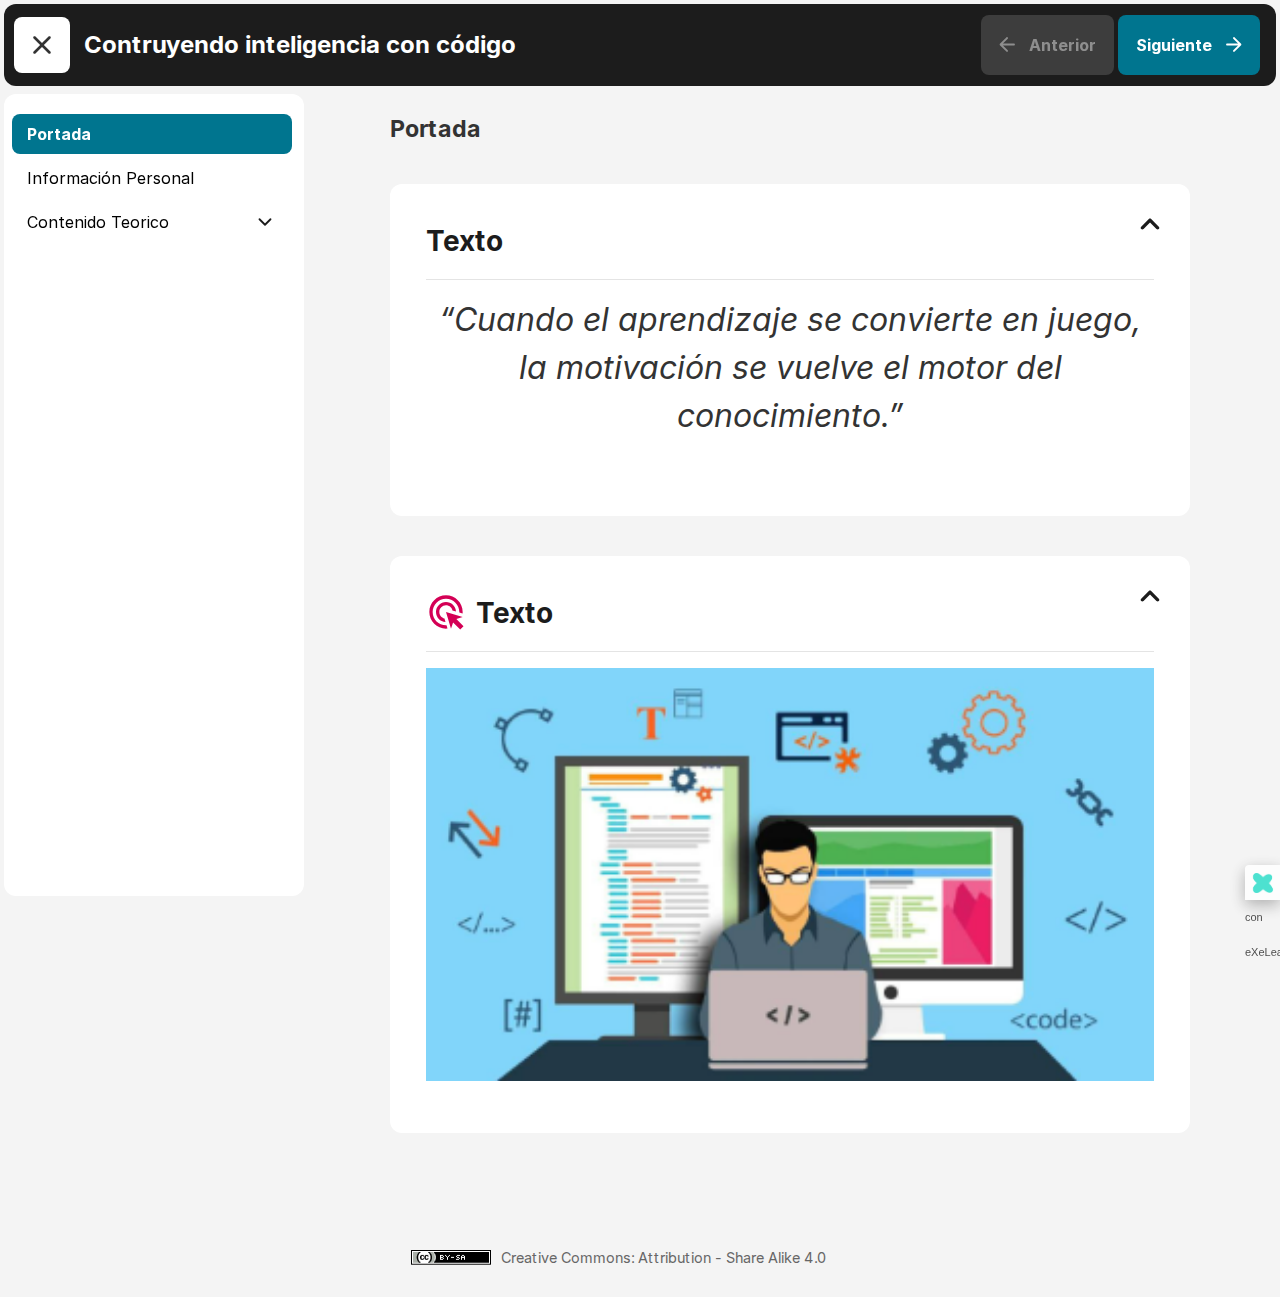
<file: index.html>
<!DOCTYPE html>
<html lang="es" id="exe-index">
<head>
<meta charset="utf-8">
<meta name="generator" content="eXeLearning v3.0.2">
<meta name="viewport" content="width=device-width, initial-scale=1">
<link rel="license" type="text/html" href="https://creativecommons.org/licenses/by-sa/4.0/">
<title>Contruyendo inteligencia con código</title>
<script>document.querySelector("html").classList.add("js");</script><script src="libs/jquery/jquery.min.js"> </script><script src="libs/common_i18n.js"> </script><script src="libs/common.js"> </script><script src="libs/exe_export.js"> </script><script src="libs/bootstrap/bootstrap.bundle.min.js"> </script><link rel="stylesheet" href="libs/bootstrap/bootstrap.min.css">
<script src="idevices/text/text.js"> </script><link rel="stylesheet" href="idevices/text/text.css">
<link rel="stylesheet" href="content/css/base.css">
<script src="theme/style.js"> </script><link rel="stylesheet" href="theme/style.css">
<link rel="icon" type="image/x-icon" href="libs/favicon.ico">
</head>
<body class="exe-export exe-web-site" lang="es">
<script>document.body.className+=" js"</script><div class="exe-content exe-export pre-js siteNav-hidden"> <nav id="siteNav"> <ul> <li class="active"> <a href="index.html" class="active main-node no-ch">Portada</a>
</li>
<li> <a href="html/informacion-personal.html" class="no-ch">Información Personal</a>
</li>
<li> <a href="html/contenido-teorico.html" class="daddy">Contenido Teorico</a><ul class="other-section"> <li> <a href="html/semana4-construyendo-inteligencia-con-codigo-operadores-y-variables.html" class="daddy">Semana:4 Construyendo inteligencia con código operadores y variables.</a><ul class="other-section"> <li> <a href="html/tema-1-bloques-operadores.html" class="daddy">Tema 1: Bloques Operadores</a><ul class="other-section"> <li> <a href="html/actividad.html" class="no-ch">Actividad</a>
</li>
<li> <a href="html/tema-2-bloques-de-variables.html" class="no-ch">Tema 2: Bloques de variables</a>
</li>
<li> <a href="html/actividad1.html" class="daddy">Actividad</a><ul class="other-section"> <li> <a href="html/reto.html" class="daddy">Reto</a><ul class="other-section"> <li> <a href="html/bibliografias.html" class="no-ch">Bibliografias </a>
</li>
</ul>
</li>
</ul>
</li>
</ul>
</li>
</ul>
</li>
</ul>
</li>
</ul></nav><main id="20260128031019GAYMIZ" class="page"> <header id="header-20260128031019GAYMIZ" class="main-header"> <div class="package-header"><h1 class="package-title">Contruyendo inteligencia con código</h1></div>
<div class="page-header"><h2 class="page-title">Portada</h2></div></header><div id="page-content-20260128031019GAYMIZ" class="page-content"> <article id="20260128031019VMABKB" class="box"> <header class="box-head no-icon"> <h1 class="box-title">Texto</h1>
<button class="box-toggle box-toggle-on" title="Ocultar/Mostrar contenido"> <span>Ocultar/Mostrar contenido</span></button></header><div class="box-content"> <div id="20260127212802629DGQ" class="idevice_node text" data-idevice-path="idevices/text/" data-idevice-type="text" data-idevice-component-type="json"><div class="exe-text-template"><div class="textIdeviceContent">
            <div class="exe-text-activity">
                <div><p style="text-align: center;"><em><span style="font-size: 24pt;">“Cuando el aprendizaje se convierte en juego, la motivación se vuelve el motor del conocimiento.”</span></em><br>&nbsp;</p><p class="clearfix"></p></div>
            </div></div></div></div>
</div></article><article id="20260128031019IFCBYJ" class="box"> <header class="box-head"> <div class="box-icon exe-icon"> <img src="theme/icons/ads_click.svg" alt="">
</div>
<h1 class="box-title">Texto</h1>
<button class="box-toggle box-toggle-on" title="Ocultar/Mostrar contenido"> <span>Ocultar/Mostrar contenido</span></button></header><div class="box-content"> <div id="202601272155114251YA" class="idevice_node text" data-idevice-path="idevices/text/" data-idevice-type="text" data-idevice-component-type="json"><div class="exe-text-template"><div class="textIdeviceContent">
            <div class="exe-text-activity">
                <div><p><img src="content/resources/202601272155114251YA/mceclip23.png" width="745" height="423"></p><p class="clearfix"></p></div>
            </div></div></div></div>
</div></article>
</div></main><div class="nav-buttons"> <span class="nav-button nav-button-left" aria-hidden="true"> <span>Anterior</span></span><a href="html/informacion-personal.html" title="Siguiente" class="nav-button nav-button-right"> <span>Siguiente</span></a>
</div>
<footer id="siteFooter"><div id="siteFooterContent"> <div id="packageLicense" class="cc cc-by-sa"> <p> <span class="license-label">Licencia: </span><a href="https://creativecommons.org/licenses/by-sa/4.0/" class="license">creative commons: attribution - share alike 4.0</a></p>
</div>
</div></footer>
</div>
<p id="made-with-eXe"> <a href="https://exelearning.net/" target="_blank" rel="noopener"> <span>Creado con eXeLearning <span>(nueva ventana)</span></span></a></p>
</body>
</html>
</file>
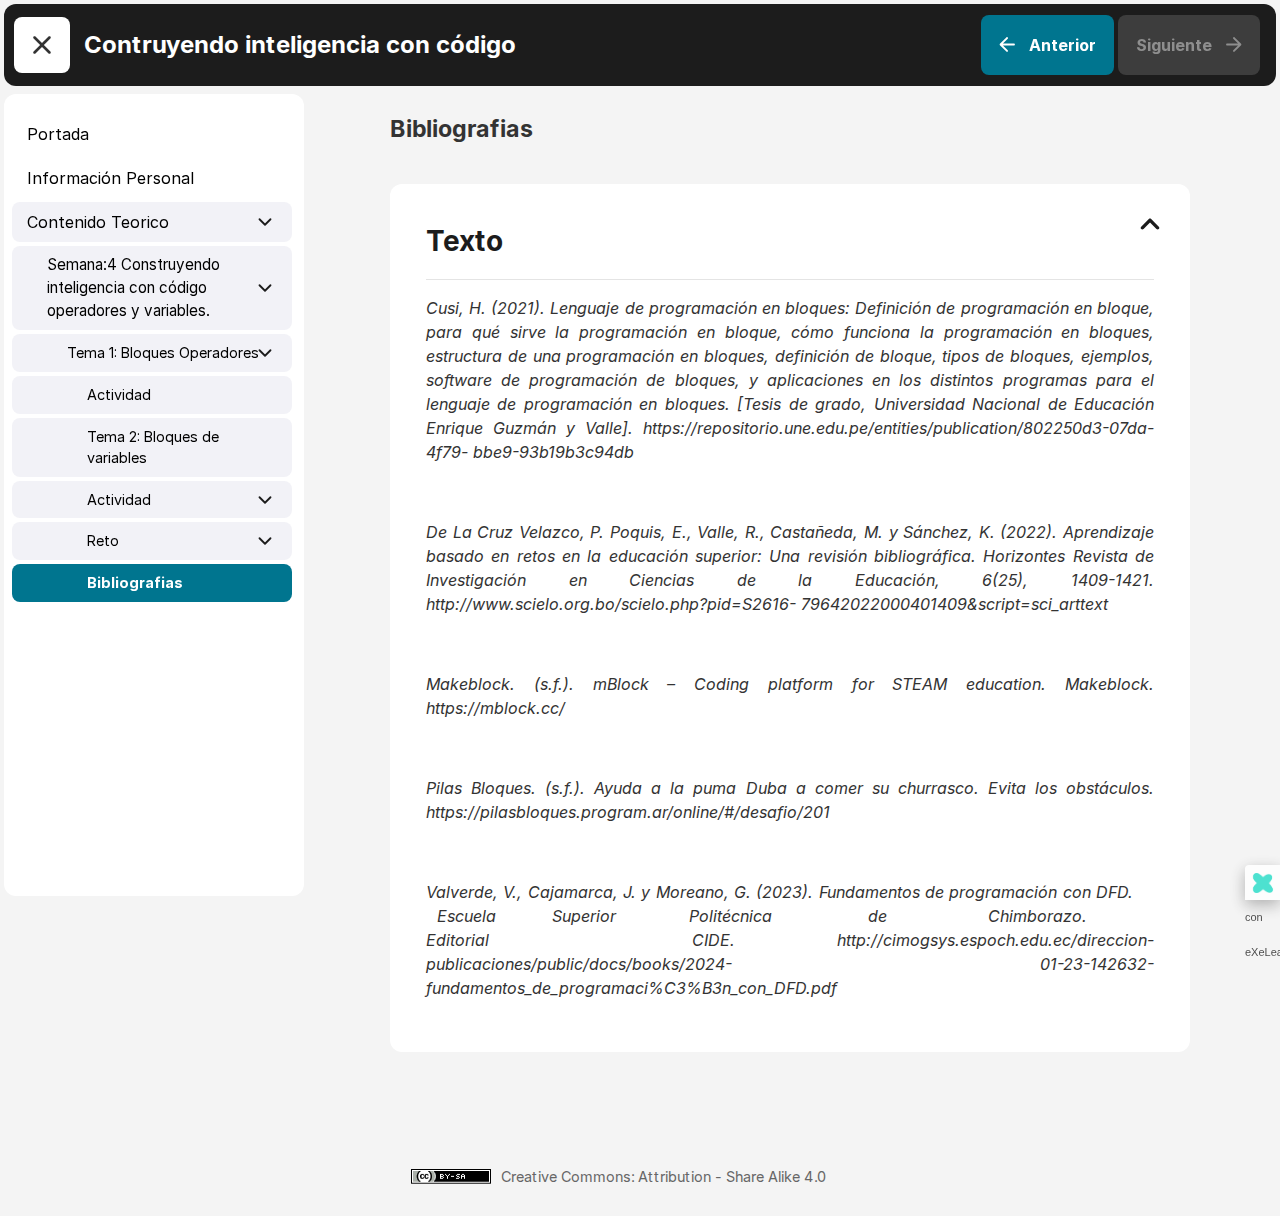
<file: html/bibliografias.html>
<!DOCTYPE html>
<html lang="es" id="exe-node-20260128031019IHHWHK">
<head>
<meta charset="utf-8">
<meta name="generator" content="eXeLearning v3.0.2">
<meta name="viewport" content="width=device-width, initial-scale=1">
<link rel="license" type="text/html" href="https://creativecommons.org/licenses/by-sa/4.0/">
<title>Bibliografias  | Contruyendo inteligencia con código</title>
<script>document.querySelector("html").classList.add("js");</script><script src="../libs/jquery/jquery.min.js"> </script><script src="../libs/common_i18n.js"> </script><script src="../libs/common.js"> </script><script src="../libs/exe_export.js"> </script><script src="../libs/bootstrap/bootstrap.bundle.min.js"> </script><link rel="stylesheet" href="../libs/bootstrap/bootstrap.min.css">
<script src="../idevices/text/text.js"> </script><link rel="stylesheet" href="../idevices/text/text.css">
<link rel="stylesheet" href="../content/css/base.css">
<script src="../theme/style.js"> </script><link rel="stylesheet" href="../theme/style.css">
<link rel="icon" type="image/x-icon" href="../libs/favicon.ico">
</head>
<body class="exe-export exe-web-site" lang="es">
<script>document.body.className+=" js"</script><div class="exe-content exe-export pre-js siteNav-hidden"> <nav id="siteNav"> <ul> <li> <a href="../index.html" class="main-node no-ch">Portada</a>
</li>
<li> <a href="../html/informacion-personal.html" class="no-ch">Información Personal</a>
</li>
<li class="current-page-parent"> <a href="../html/contenido-teorico.html" class="daddy">Contenido Teorico</a><ul> <li class="current-page-parent"> <a href="../html/semana4-construyendo-inteligencia-con-codigo-operadores-y-variables.html" class="daddy">Semana:4 Construyendo inteligencia con código operadores y variables.</a><ul> <li class="current-page-parent"> <a href="../html/tema-1-bloques-operadores.html" class="daddy">Tema 1: Bloques Operadores</a><ul> <li> <a href="../html/actividad.html" class="no-ch">Actividad</a>
</li>
<li> <a href="../html/tema-2-bloques-de-variables.html" class="no-ch">Tema 2: Bloques de variables</a>
</li>
<li class="current-page-parent"> <a href="../html/actividad1.html" class="daddy">Actividad</a><ul> <li class="current-page-parent"> <a href="../html/reto.html" class="daddy">Reto</a><ul> <li class="active"> <a href="../html/bibliografias.html" class="active no-ch">Bibliografias </a>
</li>
</ul>
</li>
</ul>
</li>
</ul>
</li>
</ul>
</li>
</ul>
</li>
</ul></nav><main id="20260128031019IHHWHK" class="page"> <header id="header-20260128031019IHHWHK" class="main-header"> <div class="package-header"><h1 class="package-title">Contruyendo inteligencia con código</h1></div>
<div class="page-header"><h2 class="page-title">Bibliografias </h2></div></header><div id="page-content-20260128031019IHHWHK" class="page-content"> <article id="20260128031019EYSIOK" class="box"> <header class="box-head no-icon"> <h1 class="box-title">Texto</h1>
<button class="box-toggle box-toggle-on" title="Ocultar/Mostrar contenido"> <span>Ocultar/Mostrar contenido</span></button></header><div class="box-content"> <div id="20260127212950061WUE" class="idevice_node text" data-idevice-path="../idevices/text/" data-idevice-type="text" data-idevice-component-type="json"><div class="exe-text-template"><div class="textIdeviceContent">
            <div class="exe-text-activity">
                <div><p style="text-align: justify;"><em>Cusi, H. (2021). Lenguaje de programación en bloques: Definición de programación en bloque, para qué sirve la programación en bloque, cómo funciona la programación en bloques, estructura de una programación en bloques, definición de bloque, tipos de bloques, ejemplos, software de programación de bloques, y aplicaciones en los distintos programas para el lenguaje de programación en bloques. [Tesis de grado, Universidad Nacional de Educación Enrique Guzmán y Valle]. https://repositorio.une.edu.pe/entities/publication/802250d3-07da-4f79- bbe9-93b19b3c94db</em></p>
<p style="text-align: justify;"><em>&nbsp;</em></p>
<p style="text-align: justify;"><em>De La Cruz Velazco, P. Poquis, E., Valle, R., Castañeda, M. y Sánchez, K. (2022). Aprendizaje basado en retos en la educación superior: Una revisión bibliográfica. Horizontes Revista de Investigación en Ciencias de la Educación, 6(25), 1409-1421. http://www.scielo.org.bo/scielo.php?pid=S2616- 79642022000401409&script=sci_arttext</em></p>
<p style="text-align: justify;"><em>&nbsp;</em></p>
<p style="text-align: justify;"><em>Makeblock. (s.f.). mBlock – Coding platform for STEAM education. Makeblock. https://mblock.cc/</em></p>
<p style="text-align: justify;"><em>&nbsp;</em></p>
<p style="text-align: justify;"><em>Pilas Bloques. (s.f.). Ayuda a la puma Duba a comer su churrasco. Evita los obstáculos. https://pilasbloques.program.ar/online/#/desafio/201</em></p>
<p style="text-align: justify;"><em>&nbsp;</em></p>
<p style="text-align: justify;"><em>Valverde, V., Cajamarca, J. y Moreano, G. (2023). Fundamentos de programación con DFD. &nbsp; &nbsp; &nbsp; Escuela &nbsp; &nbsp; &nbsp; &nbsp; &nbsp;Superior &nbsp; &nbsp; &nbsp; &nbsp; &nbsp; &nbsp; Politécnica &nbsp; &nbsp; &nbsp; &nbsp; &nbsp; &nbsp; &nbsp; &nbsp; de &nbsp; &nbsp; &nbsp; &nbsp; &nbsp; &nbsp; &nbsp; &nbsp; &nbsp;Chimborazo. &nbsp; &nbsp; &nbsp; &nbsp; &nbsp; &nbsp; Editorial &nbsp;CIDE. http://cimogsys.espoch.edu.ec/direccion-publicaciones/public/docs/books/2024- 01-23-142632-fundamentos_de_programaci%C3%B3n_con_DFD.pdf</em></p><p class="clearfix"></p></div>
            </div></div></div></div>
</div></article>
</div></main><div class="nav-buttons"> <a href="../html/reto.html" title="Anterior" class="nav-button nav-button-left"> <span>Anterior</span></a><span class="nav-button nav-button-right" aria-hidden="true"> <span>Siguiente</span></span>
</div>
<footer id="siteFooter"><div id="siteFooterContent"> <div id="packageLicense" class="cc cc-by-sa"> <p> <span class="license-label">Licencia: </span><a href="https://creativecommons.org/licenses/by-sa/4.0/" class="license">creative commons: attribution - share alike 4.0</a></p>
</div>
</div></footer>
</div>
<p id="made-with-eXe"> <a href="https://exelearning.net/" target="_blank" rel="noopener"> <span>Creado con eXeLearning <span>(nueva ventana)</span></span></a></p>
</body>
</html>
</file>
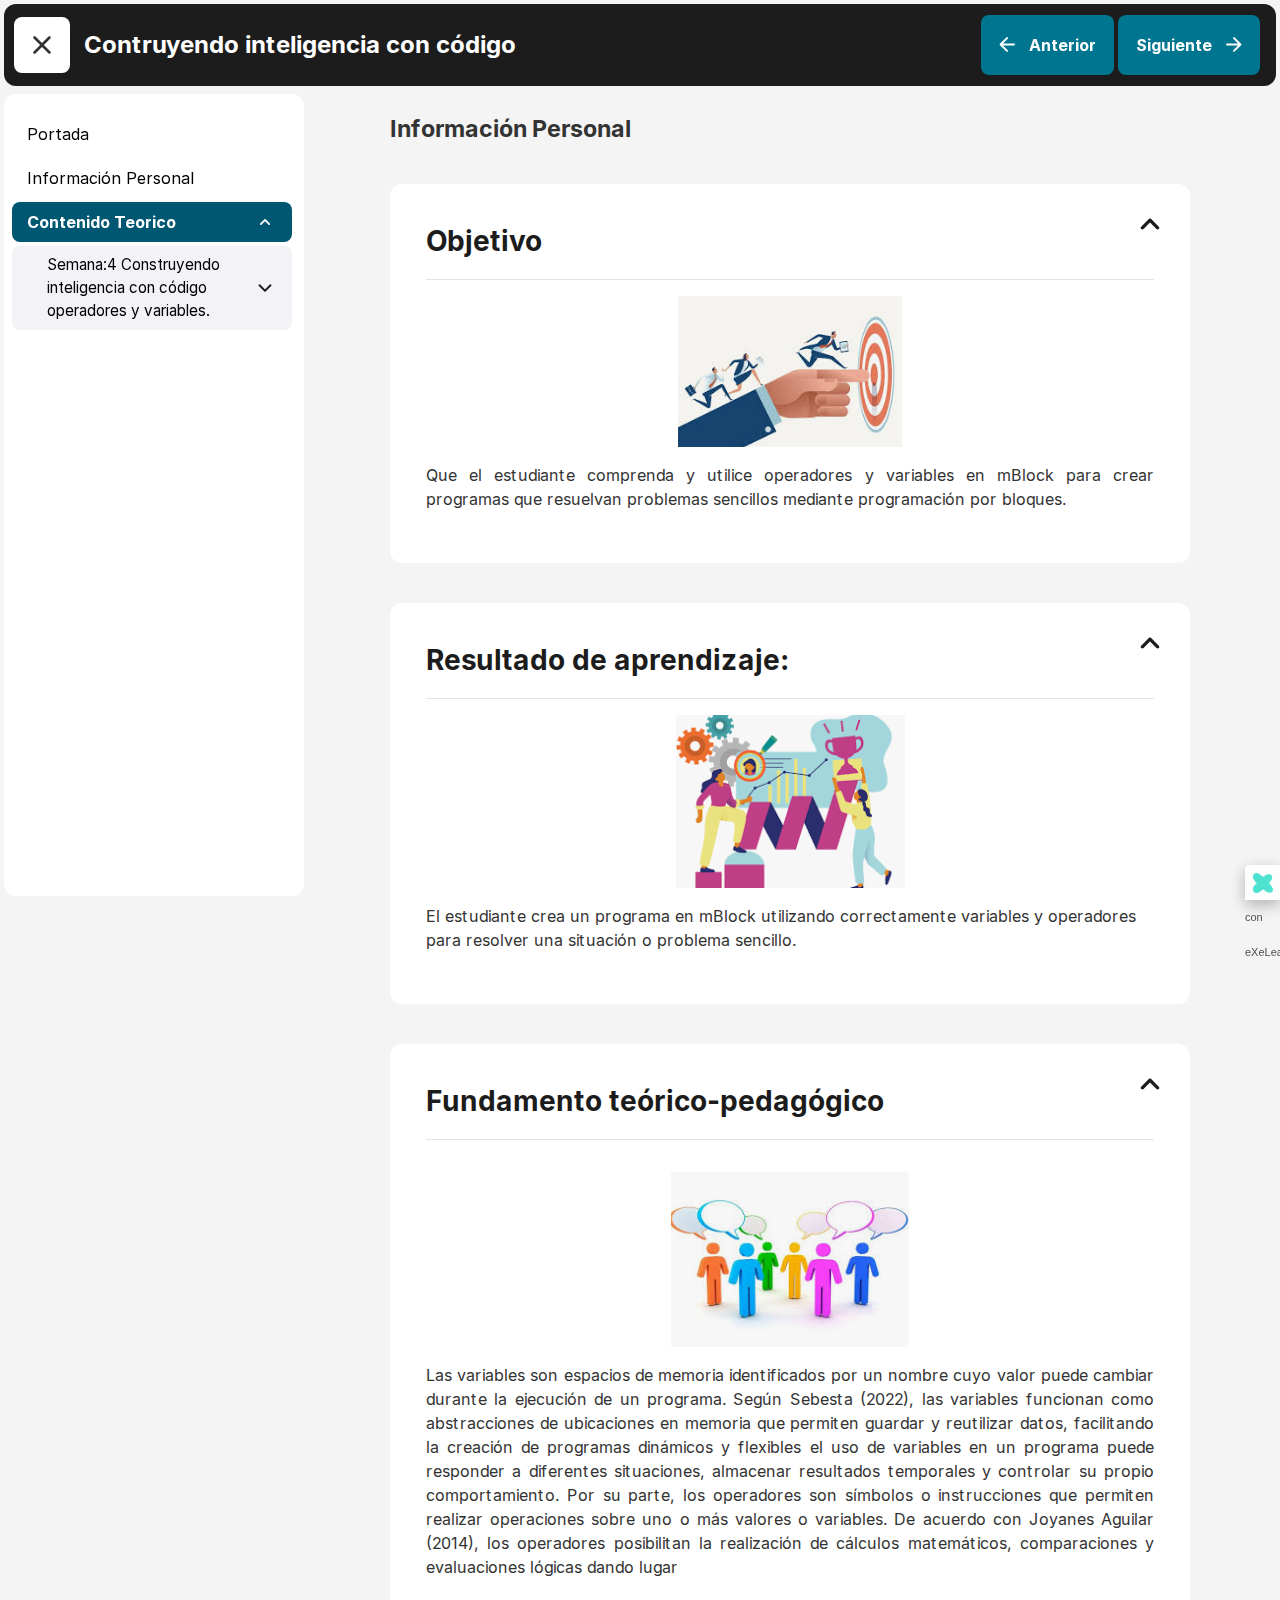
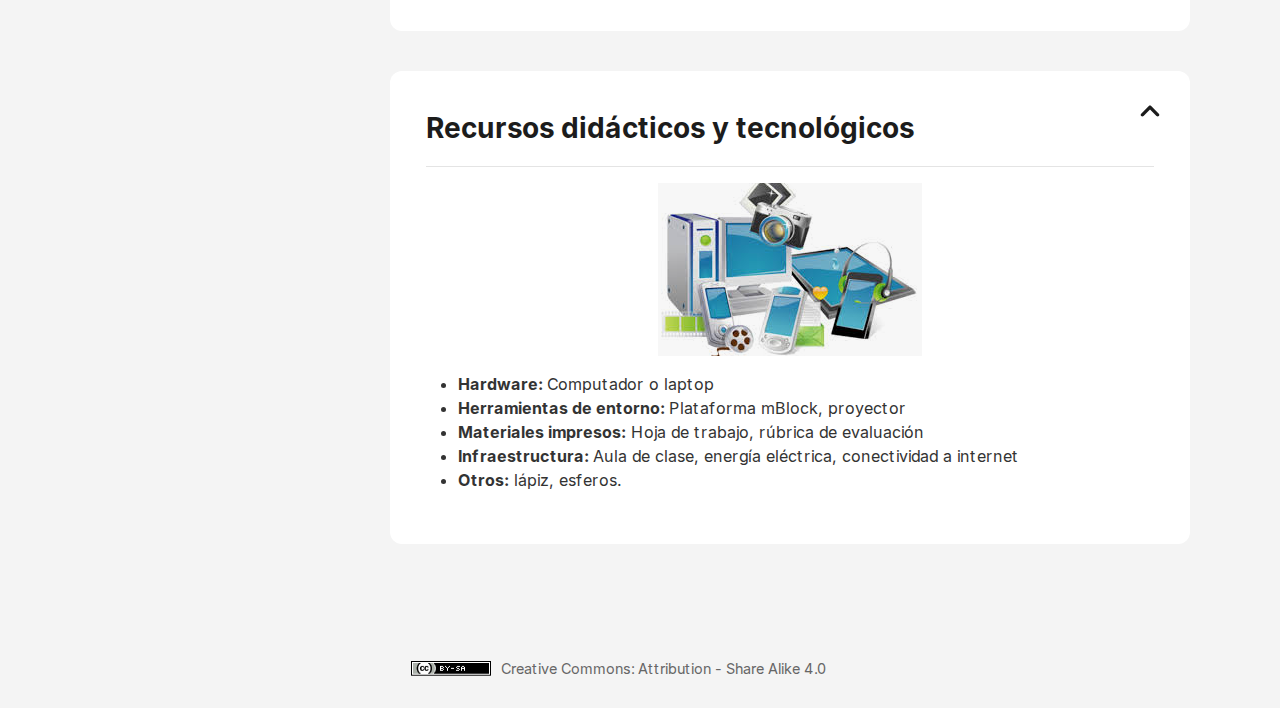
<file: html/contenido-teorico.html>
<!DOCTYPE html>
<html lang="es" id="exe-node-20260128031019QSLLCC">
<head>
<meta charset="utf-8">
<meta name="generator" content="eXeLearning v3.0.2">
<meta name="viewport" content="width=device-width, initial-scale=1">
<link rel="license" type="text/html" href="https://creativecommons.org/licenses/by-sa/4.0/">
<title>Información Personal | Contruyendo inteligencia con código</title>
<script>document.querySelector("html").classList.add("js");</script><script src="../libs/jquery/jquery.min.js"> </script><script src="../libs/common_i18n.js"> </script><script src="../libs/common.js"> </script><script src="../libs/exe_export.js"> </script><script src="../libs/bootstrap/bootstrap.bundle.min.js"> </script><link rel="stylesheet" href="../libs/bootstrap/bootstrap.min.css">
<script src="../idevices/text/text.js"> </script><link rel="stylesheet" href="../idevices/text/text.css">
<link rel="stylesheet" href="../content/css/base.css">
<script src="../theme/style.js"> </script><link rel="stylesheet" href="../theme/style.css">
<link rel="icon" type="image/x-icon" href="../libs/favicon.ico">
</head>
<body class="exe-export exe-web-site" lang="es">
<script>document.body.className+=" js"</script><div class="exe-content exe-export pre-js siteNav-hidden"> <nav id="siteNav"> <ul> <li> <a href="../index.html" class="main-node no-ch">Portada</a>
</li>
<li> <a href="../html/informacion-personal.html" class="no-ch">Información Personal</a>
</li>
<li class="active"> <a href="../html/contenido-teorico.html" class="active daddy">Contenido Teorico</a><ul> <li> <a href="../html/semana4-construyendo-inteligencia-con-codigo-operadores-y-variables.html" class="daddy">Semana:4 Construyendo inteligencia con código operadores y variables.</a><ul class="other-section"> <li> <a href="../html/tema-1-bloques-operadores.html" class="daddy">Tema 1: Bloques Operadores</a><ul class="other-section"> <li> <a href="../html/actividad.html" class="no-ch">Actividad</a>
</li>
<li> <a href="../html/tema-2-bloques-de-variables.html" class="no-ch">Tema 2: Bloques de variables</a>
</li>
<li> <a href="../html/actividad1.html" class="daddy">Actividad</a><ul class="other-section"> <li> <a href="../html/reto.html" class="daddy">Reto</a><ul class="other-section"> <li> <a href="../html/bibliografias.html" class="no-ch">Bibliografias </a>
</li>
</ul>
</li>
</ul>
</li>
</ul>
</li>
</ul>
</li>
</ul>
</li>
</ul></nav><main id="20260128031019QSLLCC" class="page"> <header id="header-20260128031019QSLLCC" class="main-header"> <div class="package-header"><h1 class="package-title">Contruyendo inteligencia con código</h1></div>
<div class="page-header"><h2 class="page-title">Información Personal</h2></div></header><div id="page-content-20260128031019QSLLCC" class="page-content"> <article id="20260128031019JNYHYE" class="box"> <header class="box-head no-icon"> <h1 class="box-title">Objetivo</h1>
<button class="box-toggle box-toggle-on" title="Ocultar/Mostrar contenido"> <span>Ocultar/Mostrar contenido</span></button></header><div class="box-content"> <div id="20260127201041733WAL" class="idevice_node text" data-idevice-path="../idevices/text/" data-idevice-type="text" data-idevice-component-type="json"><div class="exe-text-template"><div class="textIdeviceContent">
            <div class="exe-text-activity">
                <div><p><img src="../content/resources/20260127201041733WAL/mceclip0.png" style="display: block; margin-left: auto; margin-right: auto;"></p>
<p style="text-align: justify;">Que el estudiante comprenda y utilice operadores y variables en mBlock para crear programas que resuelvan problemas sencillos mediante programación por bloques.</p><p class="clearfix"></p></div>
            </div></div></div></div>
</div></article><article id="20260128031019UDKQJC" class="box"> <header class="box-head no-icon"> <h1 class="box-title">Resultado de aprendizaje:</h1>
<button class="box-toggle box-toggle-on" title="Ocultar/Mostrar contenido"> <span>Ocultar/Mostrar contenido</span></button></header><div class="box-content"> <div id="20260127201205301GP5" class="idevice_node text" data-idevice-path="../idevices/text/" data-idevice-type="text" data-idevice-component-type="json"><div class="exe-text-template"><div class="textIdeviceContent">
            <div class="exe-text-activity">
                <div><p><img src="../content/resources/20260127201205301GP5/mceclip1.png" style="display: block; margin-left: auto; margin-right: auto;"></p>
<p>El estudiante crea un programa en mBlock utilizando correctamente variables y operadores para resolver una situación o problema sencillo.</p><p class="clearfix"></p></div>
            </div></div></div></div>
</div></article><article id="20260128031019NFWBIX" class="box"> <header class="box-head no-icon"> <h1 class="box-title">Fundamento teórico-pedagógico</h1>
<button class="box-toggle box-toggle-on" title="Ocultar/Mostrar contenido"> <span>Ocultar/Mostrar contenido</span></button></header><div class="box-content"> <div id="20260127201332216L14" class="idevice_node text" data-idevice-path="../idevices/text/" data-idevice-type="text" data-idevice-component-type="json"><div class="exe-text-template"><div class="textIdeviceContent">
            <div class="exe-text-activity">
                <div><p style="text-align: justify;"></p>
<p><img src="../content/resources/20260127201332216L14/mceclip2.png" style="display: block; margin-left: auto; margin-right: auto;"></p>
<p style="text-align: justify;">Las variables son espacios de memoria identificados por un nombre cuyo valor puede cambiar durante la ejecución de un programa. Según Sebesta (2022), las variables funcionan como abstracciones de ubicaciones en memoria que permiten guardar y reutilizar datos, facilitando la creación de programas dinámicos y flexibles el uso de variables en un programa puede responder a diferentes situaciones, almacenar resultados temporales y controlar su propio comportamiento. Por su parte, los operadores son símbolos o instrucciones que permiten realizar operaciones sobre uno o más valores o variables. De acuerdo con Joyanes Aguilar (2014), los operadores posibilitan la realización de cálculos matemáticos, comparaciones y evaluaciones lógicas dando lugar</p><p class="clearfix"></p></div>
            </div></div></div></div>
</div></article><article id="20260128031019ZSHBTX" class="box"> <header class="box-head no-icon"> <h1 class="box-title">Recursos didácticos y tecnológicos</h1>
<button class="box-toggle box-toggle-on" title="Ocultar/Mostrar contenido"> <span>Ocultar/Mostrar contenido</span></button></header><div class="box-content"> <div id="20260127201634702TJG" class="idevice_node text" data-idevice-path="../idevices/text/" data-idevice-type="text" data-idevice-component-type="json"><div class="exe-text-template"><div class="textIdeviceContent">
            <div class="exe-text-activity">
                <div><p><strong><img src="../content/resources/20260127201634702TJG/mceclip3.png" style="display: block; margin-left: auto; margin-right: auto;"></strong></p>
<ul>
<li><strong>Hardware: </strong>Computador o laptop<br><strong></strong></li>
<li><strong>Herramientas de entorno: </strong>Plataforma mBlock, proyector<br><strong></strong></li>
<li><strong>Materiales impresos:</strong> Hoja de trabajo, rúbrica de evaluación<br><strong></strong></li>
<li><strong>Infraestructura: </strong>Aula de clase, energía eléctrica, conectividad a internet<br><strong></strong></li>
<li><strong>Otros:</strong> lápiz, esferos.</li>
</ul><p class="clearfix"></p></div>
            </div></div></div></div>
</div></article>
</div></main><div class="nav-buttons"> <a href="../html/informacion-personal.html" title="Anterior" class="nav-button nav-button-left"> <span>Anterior</span></a><a href="../html/semana4-construyendo-inteligencia-con-codigo-operadores-y-variables.html" title="Siguiente" class="nav-button nav-button-right"> <span>Siguiente</span></a>
</div>
<footer id="siteFooter"><div id="siteFooterContent"> <div id="packageLicense" class="cc cc-by-sa"> <p> <span class="license-label">Licencia: </span><a href="https://creativecommons.org/licenses/by-sa/4.0/" class="license">creative commons: attribution - share alike 4.0</a></p>
</div>
</div></footer>
</div>
<p id="made-with-eXe"> <a href="https://exelearning.net/" target="_blank" rel="noopener"> <span>Creado con eXeLearning <span>(nueva ventana)</span></span></a></p>
</body>
</html>
</file>
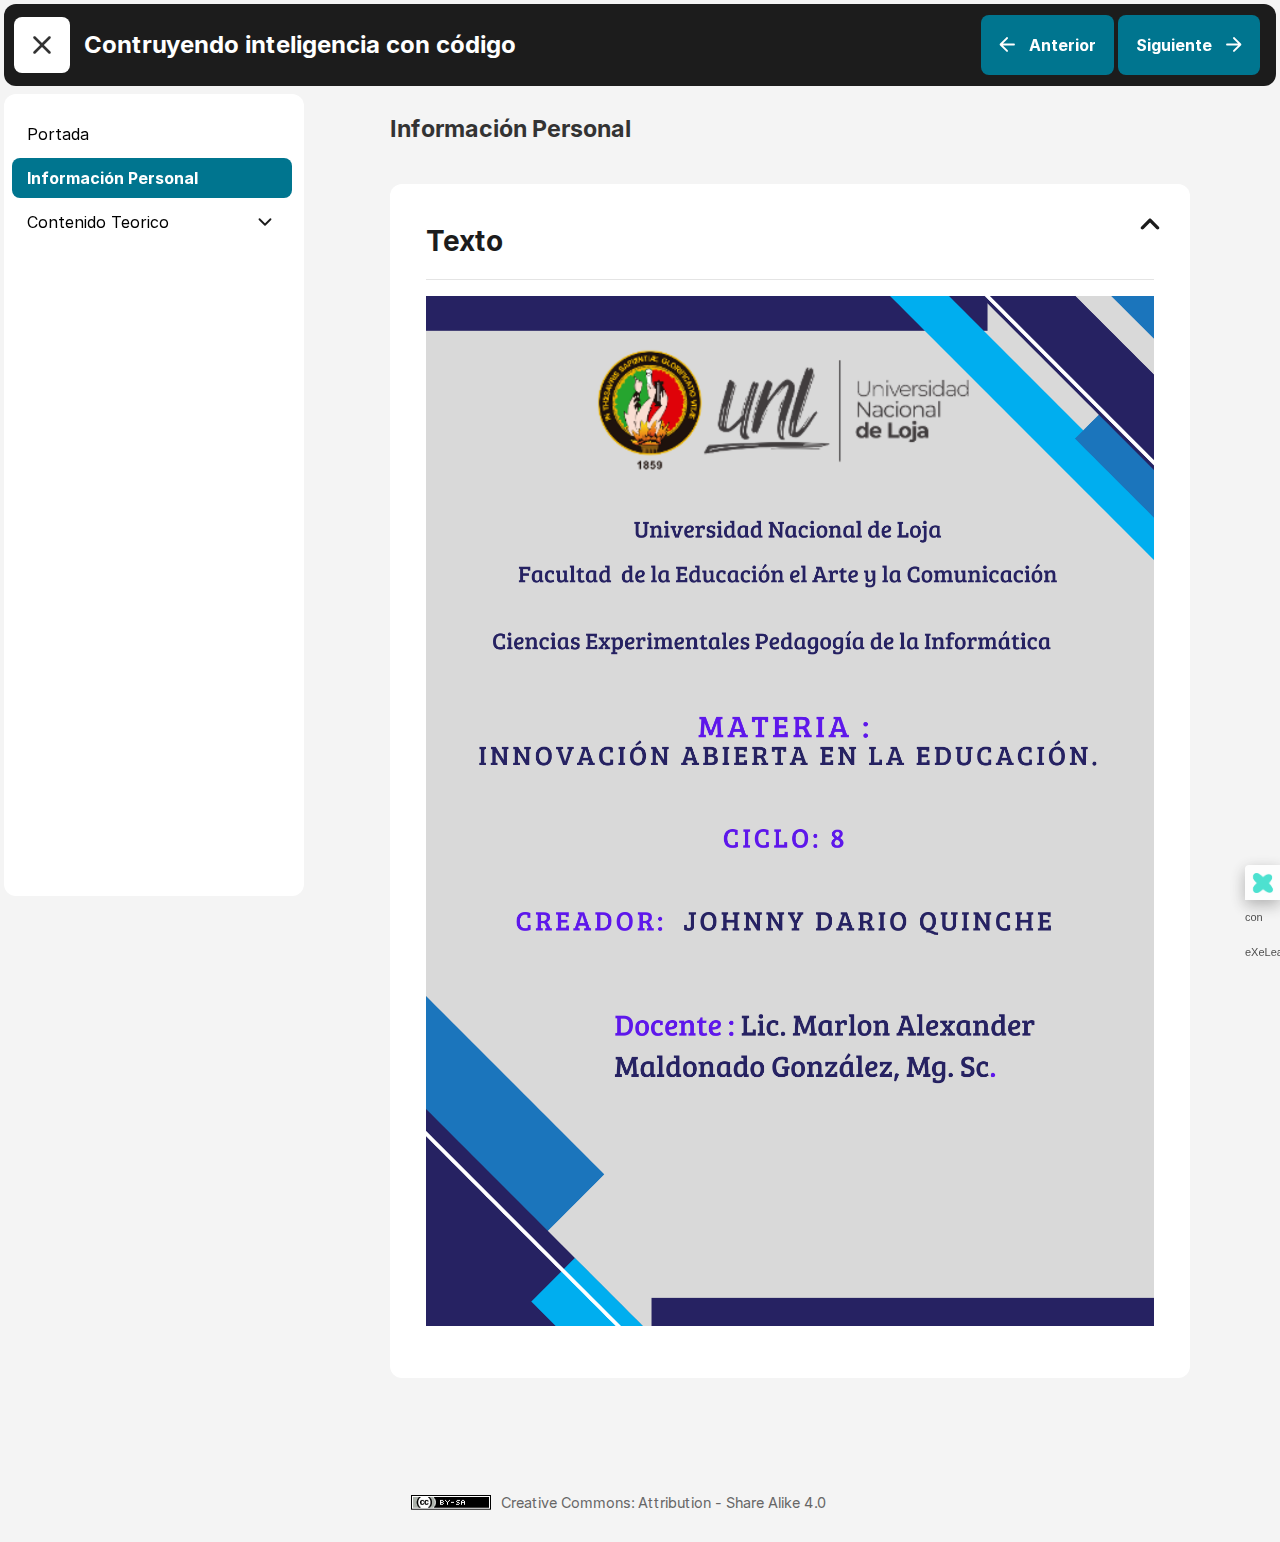
<file: html/informacion-personal.html>
<!DOCTYPE html>
<html lang="es" id="exe-node-20260128031019TZVRDB">
<head>
<meta charset="utf-8">
<meta name="generator" content="eXeLearning v3.0.2">
<meta name="viewport" content="width=device-width, initial-scale=1">
<link rel="license" type="text/html" href="https://creativecommons.org/licenses/by-sa/4.0/">
<title>Información Personal | Contruyendo inteligencia con código</title>
<script>document.querySelector("html").classList.add("js");</script><script src="../libs/jquery/jquery.min.js"> </script><script src="../libs/common_i18n.js"> </script><script src="../libs/common.js"> </script><script src="../libs/exe_export.js"> </script><script src="../libs/bootstrap/bootstrap.bundle.min.js"> </script><link rel="stylesheet" href="../libs/bootstrap/bootstrap.min.css">
<script src="../idevices/text/text.js"> </script><link rel="stylesheet" href="../idevices/text/text.css">
<link rel="stylesheet" href="../content/css/base.css">
<script src="../theme/style.js"> </script><link rel="stylesheet" href="../theme/style.css">
<link rel="icon" type="image/x-icon" href="../libs/favicon.ico">
</head>
<body class="exe-export exe-web-site" lang="es">
<script>document.body.className+=" js"</script><div class="exe-content exe-export pre-js siteNav-hidden"> <nav id="siteNav"> <ul> <li> <a href="../index.html" class="main-node no-ch">Portada</a>
</li>
<li class="active"> <a href="../html/informacion-personal.html" class="active no-ch">Información Personal</a>
</li>
<li> <a href="../html/contenido-teorico.html" class="daddy">Contenido Teorico</a><ul class="other-section"> <li> <a href="../html/semana4-construyendo-inteligencia-con-codigo-operadores-y-variables.html" class="daddy">Semana:4 Construyendo inteligencia con código operadores y variables.</a><ul class="other-section"> <li> <a href="../html/tema-1-bloques-operadores.html" class="daddy">Tema 1: Bloques Operadores</a><ul class="other-section"> <li> <a href="../html/actividad.html" class="no-ch">Actividad</a>
</li>
<li> <a href="../html/tema-2-bloques-de-variables.html" class="no-ch">Tema 2: Bloques de variables</a>
</li>
<li> <a href="../html/actividad1.html" class="daddy">Actividad</a><ul class="other-section"> <li> <a href="../html/reto.html" class="daddy">Reto</a><ul class="other-section"> <li> <a href="../html/bibliografias.html" class="no-ch">Bibliografias </a>
</li>
</ul>
</li>
</ul>
</li>
</ul>
</li>
</ul>
</li>
</ul>
</li>
</ul></nav><main id="20260128031019TZVRDB" class="page"> <header id="header-20260128031019TZVRDB" class="main-header"> <div class="package-header"><h1 class="package-title">Contruyendo inteligencia con código</h1></div>
<div class="page-header"><h2 class="page-title">Información Personal</h2></div></header><div id="page-content-20260128031019TZVRDB" class="page-content"> <article id="20260128031019ASVQIP" class="box"> <header class="box-head no-icon"> <h1 class="box-title">Texto</h1>
<button class="box-toggle box-toggle-on" title="Ocultar/Mostrar contenido"> <span>Ocultar/Mostrar contenido</span></button></header><div class="box-content"> <div id="20260127220653112XP5" class="idevice_node text" data-idevice-path="../idevices/text/" data-idevice-type="text" data-idevice-component-type="json"><div class="exe-text-template"><div class="textIdeviceContent">
            <div class="exe-text-activity">
                <div><p><img src="../content/resources/20260127220653112XP5/Documento_A4_Portada_Informe_Moderno_Azul_y_Blanco_1.png" width="1366" height="1932" alt=""></p><p class="clearfix"></p></div>
            </div></div></div></div>
</div></article>
</div></main><div class="nav-buttons"> <a href="../index.html" title="Anterior" class="nav-button nav-button-left"> <span>Anterior</span></a><a href="../html/contenido-teorico.html" title="Siguiente" class="nav-button nav-button-right"> <span>Siguiente</span></a>
</div>
<footer id="siteFooter"><div id="siteFooterContent"> <div id="packageLicense" class="cc cc-by-sa"> <p> <span class="license-label">Licencia: </span><a href="https://creativecommons.org/licenses/by-sa/4.0/" class="license">creative commons: attribution - share alike 4.0</a></p>
</div>
</div></footer>
</div>
<p id="made-with-eXe"> <a href="https://exelearning.net/" target="_blank" rel="noopener"> <span>Creado con eXeLearning <span>(nueva ventana)</span></span></a></p>
</body>
</html>
</file>
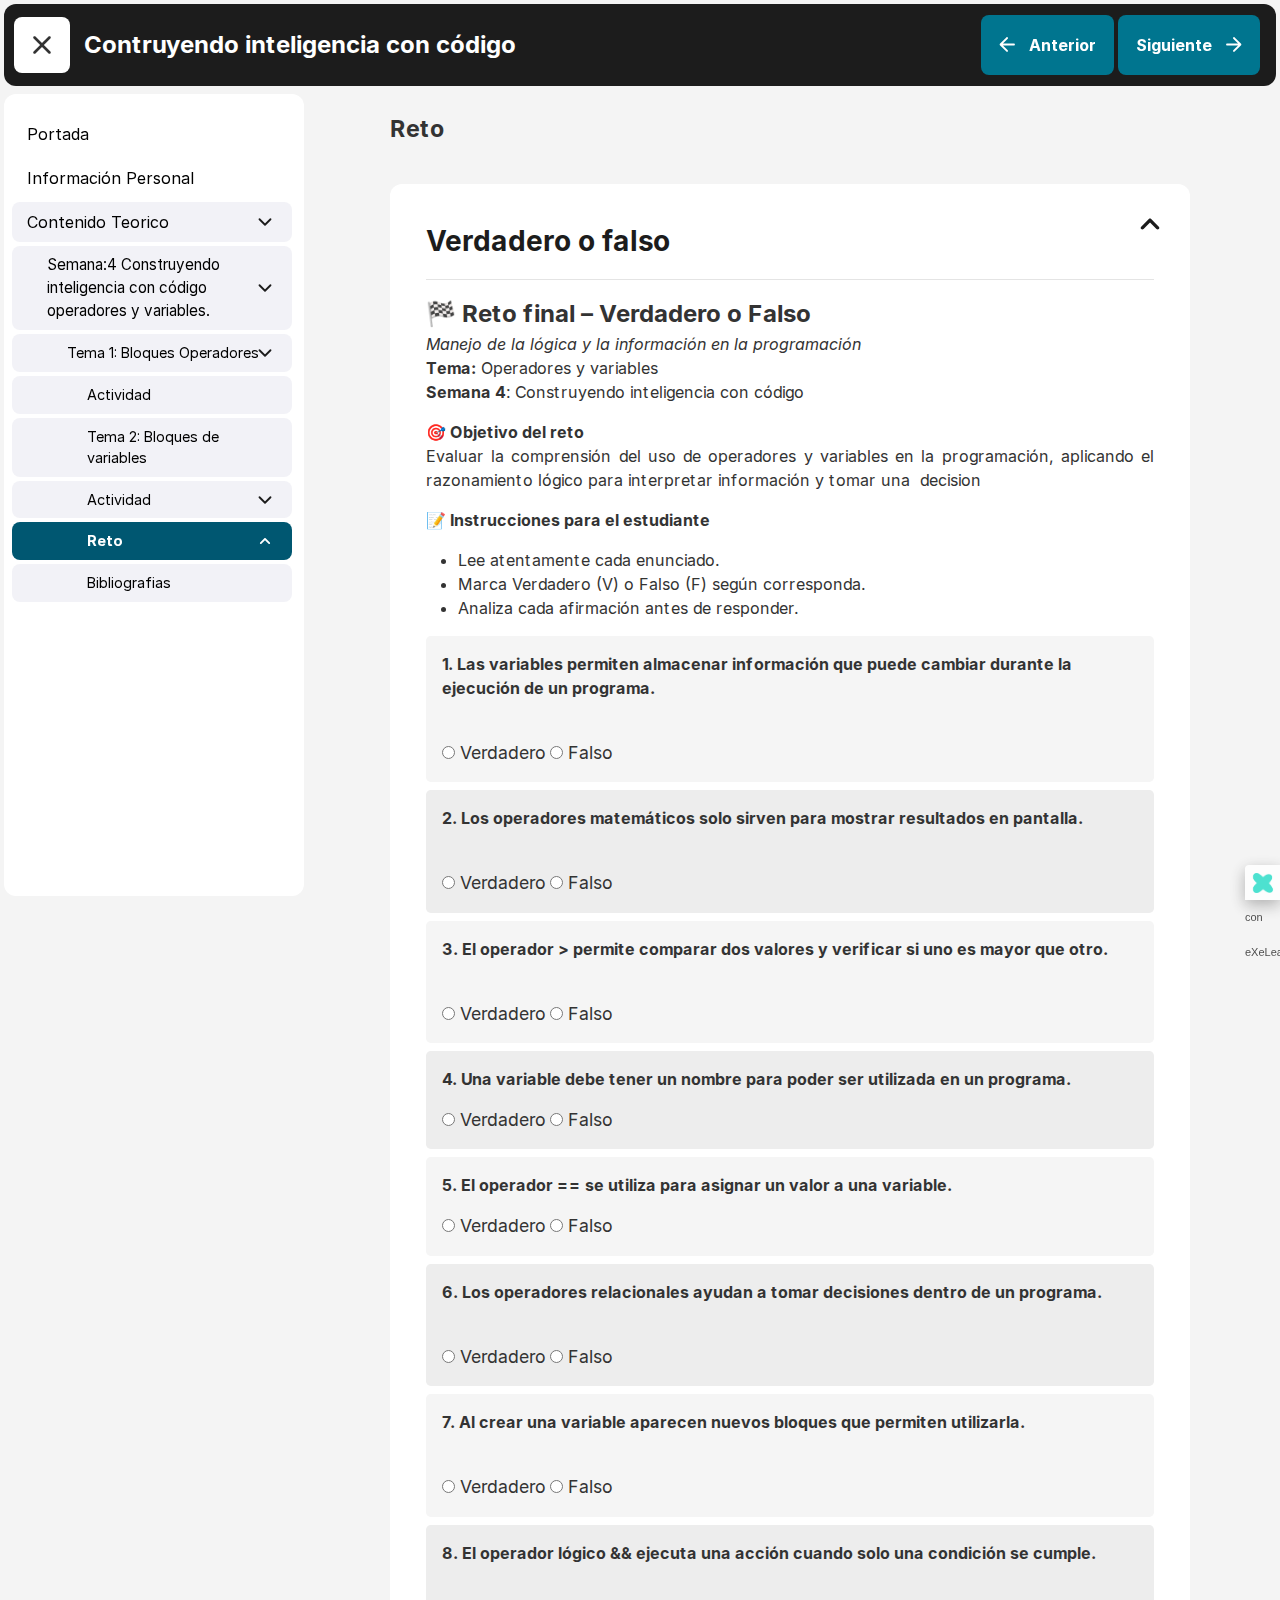
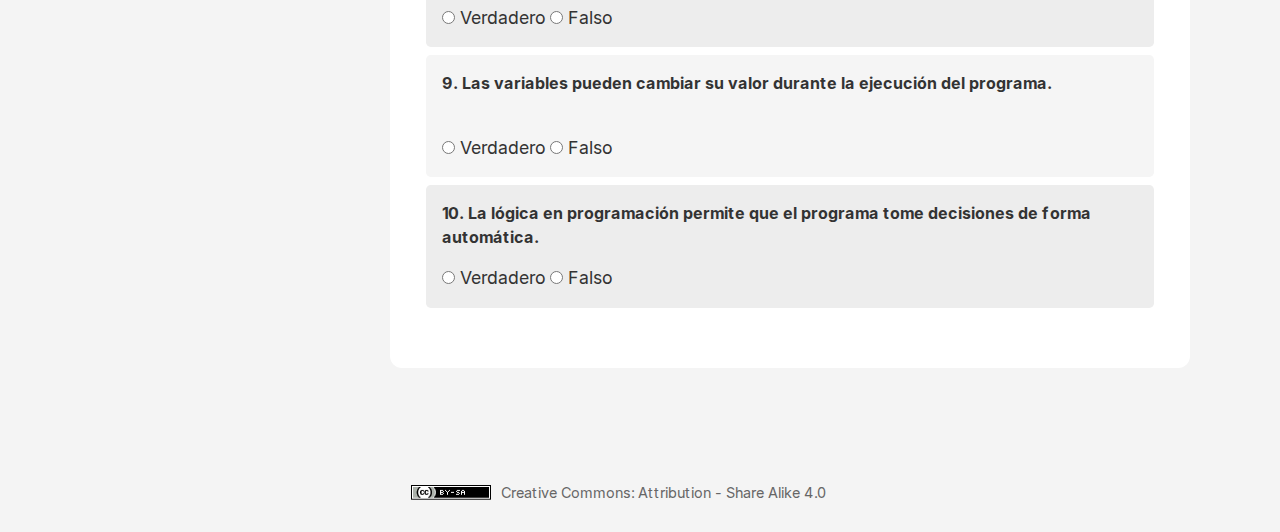
<file: html/reto.html>
<!DOCTYPE html>
<html lang="es" id="exe-node-20260128031019SFZBUA">
<head>
<meta charset="utf-8">
<meta name="generator" content="eXeLearning v3.0.2">
<meta name="viewport" content="width=device-width, initial-scale=1">
<link rel="license" type="text/html" href="https://creativecommons.org/licenses/by-sa/4.0/">
<title>Reto | Contruyendo inteligencia con código</title>
<script>document.querySelector("html").classList.add("js");</script><script src="../libs/jquery/jquery.min.js"> </script><script src="../libs/common_i18n.js"> </script><script src="../libs/common.js"> </script><script src="../libs/exe_export.js"> </script><script src="../libs/bootstrap/bootstrap.bundle.min.js"> </script><link rel="stylesheet" href="../libs/bootstrap/bootstrap.min.css">
<script src="../idevices/trueorfalse/trueorfalse.js"> </script><link rel="stylesheet" href="../idevices/trueorfalse/trueorfalse.css">
<link rel="stylesheet" href="../content/css/base.css">
<script src="../theme/style.js"> </script><link rel="stylesheet" href="../theme/style.css">
<link rel="icon" type="image/x-icon" href="../libs/favicon.ico">
</head>
<body class="exe-export exe-web-site" lang="es">
<script>document.body.className+=" js"</script><div class="exe-content exe-export pre-js siteNav-hidden"> <nav id="siteNav"> <ul> <li> <a href="../index.html" class="main-node no-ch">Portada</a>
</li>
<li> <a href="../html/informacion-personal.html" class="no-ch">Información Personal</a>
</li>
<li class="current-page-parent"> <a href="../html/contenido-teorico.html" class="daddy">Contenido Teorico</a><ul> <li class="current-page-parent"> <a href="../html/semana4-construyendo-inteligencia-con-codigo-operadores-y-variables.html" class="daddy">Semana:4 Construyendo inteligencia con código operadores y variables.</a><ul> <li class="current-page-parent"> <a href="../html/tema-1-bloques-operadores.html" class="daddy">Tema 1: Bloques Operadores</a><ul> <li> <a href="../html/actividad.html" class="no-ch">Actividad</a>
</li>
<li> <a href="../html/tema-2-bloques-de-variables.html" class="no-ch">Tema 2: Bloques de variables</a>
</li>
<li class="current-page-parent"> <a href="../html/actividad1.html" class="daddy">Actividad</a><ul> <li class="active"> <a href="../html/reto.html" class="active daddy">Reto</a><ul> <li> <a href="../html/bibliografias.html" class="no-ch">Bibliografias </a>
</li>
</ul>
</li>
</ul>
</li>
</ul>
</li>
</ul>
</li>
</ul>
</li>
</ul></nav><main id="20260128031019SFZBUA" class="page"> <header id="header-20260128031019SFZBUA" class="main-header"> <div class="package-header"><h1 class="package-title">Contruyendo inteligencia con código</h1></div>
<div class="page-header"><h2 class="page-title">Reto</h2></div></header><div id="page-content-20260128031019SFZBUA" class="page-content"> <article id="20260128031019MUBJIA" class="box"> <header class="box-head no-icon"> <h1 class="box-title">Verdadero o falso</h1>
<button class="box-toggle box-toggle-on" title="Ocultar/Mostrar contenido"> <span>Ocultar/Mostrar contenido</span></button></header><div class="box-content"> <div id="202601272138572683BB" class="idevice_node trueorfalse" data-idevice-path="../idevices/trueorfalse/" data-idevice-type="trueorfalse" data-idevice-component-type="json" data-idevice-json-data='{"id":"202601272138572683BB","typeGame":"TrueOrFalse","eXeGameInstructions":"&lt;p&gt;&lt;span style=\"font-size: 18pt;\"&gt;&lt;strong&gt;🏁 Reto final – Verdadero o Falso&lt;/strong&gt;&lt;/span&gt;&lt;br /&gt;&lt;em&gt;Manejo de la lógica y la información en la programación&lt;/em&gt;&lt;br /&gt;&lt;strong&gt;Tema:&lt;/strong&gt; Operadores y variables&lt;br /&gt;&lt;strong&gt;Semana 4&lt;/strong&gt;: Construyendo inteligencia con código&lt;/p&gt;\n&lt;p style=\"text-align: justify;\"&gt;&lt;strong&gt;🎯 Objetivo del reto&lt;/strong&gt;&lt;br /&gt;Evaluar la comprensión del uso de operadores y variables en la programación, aplicando el razonamiento lógico para interpretar información y tomar una  decision&lt;/p&gt;\n&lt;p style=\"text-align: justify;\"&gt;&lt;strong&gt;📝 Instrucciones para el estudiante&lt;/strong&gt;&lt;br /&gt;&lt;/p&gt;\n&lt;ul&gt;\n&lt;li&gt;Lee atentamente cada enunciado.&lt;br /&gt;&lt;/li&gt;\n&lt;li&gt;Marca Verdadero (V) o Falso (F) según corresponda.&lt;br /&gt;&lt;/li&gt;\n&lt;li&gt;Analiza cada afirmación antes de responder.&lt;/li&gt;\n&lt;/ul&gt;","eXeIdeviceTextAfter":"","msgs":{"msgStartGame":"Pulse aquí para empezar","msgTime":"Tiempo por pregunta","msgNoImage":"Pregunta sin imágenes","msgScoreScorm":"La puntuación no se puede guardar porque esta página no forma parte  de un paquete SCORM.","msgEndGameScore":"Antes de guardar la puntuación comience la partida.","msgOnlySaveScore":"¡Solo puede guardar la puntuación una vez!","msgOnlySave":"Solo puede guardar una vez","msgYouScore":"Su puntuación","msgAuthor":"Autoría","msgOnlySaveAuto":"Su puntuación se guardará después de cada pregunta. Solo puede jugar una vez.","msgSaveAuto":"Su puntuación se guardará automáticamente después de cada pregunta.","msgSeveralScore":"Puede guardar la puntuación tantas veces como quiera","msgYouLastScore":"La última puntuación guardada es","msgActityComply":"Ya ha realizado esta actividad.","msgPlaySeveralTimes":"Puede realizar esta actividad cuantas veces quiera","msgUncompletedActivity":"Actividad no completada","msgSuccessfulActivity":"Actividad superada. Puntuación: %s","msgUnsuccessfulActivity":"Actividad no superada. Puntuación: %s","msgTypeGame":"Verdadero o falso","msgFeedback":"Retroalimentación","msgSuggestion":"Sugerencia","msgSolution":"Solución","msgQuestion":"Pregunta","msgTrue":"Verdadero","msgFalse":"Falso","msgOk":"Correcto","msgKO":"Incorrecto","msgShow":"Mostrar","msgHide":"Ocultar","msgCheck":"Comprobar","msgReboot":"¡Prueba otra vez!","msgScore":"Puntuación","msgWeight":"Peso","msgNext":"Siguiente","msgPrevious":"Anterior"},"questionsRandom":false,"percentageQuestions":100,"isTest":false,"time":0,"questionsGame":[{"question":"&lt;p&gt;&lt;strong&gt;1. Las variables permiten almacenar información que puede cambiar durante la ejecución de un programa.&lt;/strong&gt;&lt;br /&gt; &lt;/p&gt;","feedback":"&lt;p&gt;Correcto. Las variables guardan datos que pueden modificarse mientras el programa se ejecuta.&lt;/p&gt;","suggestion":"","solution":1},{"question":"&lt;p&gt;&lt;strong&gt;2. Los operadores matemáticos solo sirven para mostrar resultados en pantalla.&lt;/strong&gt;&lt;br /&gt; &lt;/p&gt;","feedback":"&lt;p&gt;Los operadores matemáticos se utilizan para realizar cálculos como suma, resta, multiplicación y división.&lt;/p&gt;","suggestion":"","solution":0},{"question":"&lt;p&gt;&lt;strong&gt;3. El operador &gt; permite comparar dos valores y verificar si uno es mayor que otro.&lt;/strong&gt;&lt;br /&gt; &lt;/p&gt;","feedback":"&lt;p&gt;Este operador se usa para establecer comparaciones y tomar decisiones.&lt;/p&gt;","suggestion":"","solution":1},{"question":"&lt;p&gt;&lt;strong&gt;4. Una variable debe tener un nombre para poder ser utilizada en un programa.&lt;/strong&gt;&lt;br /&gt;&lt;/p&gt;","feedback":"&lt;p&gt; El nombre permite identificar y usar la variable dentro del programa.&lt;/p&gt;","suggestion":"","solution":1},{"question":"&lt;p&gt;&lt;strong&gt;5. El operador == se utiliza para asignar un valor a una variable.&lt;/strong&gt;&lt;br /&gt;&lt;/p&gt;","feedback":"&lt;p&gt;El operador == se usa para comparar, no para asignar valores. &lt;/p&gt;","suggestion":"","solution":0},{"question":"&lt;p&gt;&lt;strong&gt;6. Los operadores relacionales ayudan a tomar decisiones dentro de un programa.&lt;/strong&gt;&lt;br /&gt; &lt;/p&gt;","feedback":"&lt;p&gt;Estos operadores permiten evaluar condiciones y ejecutar acciones.&lt;/p&gt;","suggestion":"","solution":1},{"question":"&lt;p&gt;&lt;strong&gt;7. Al crear una variable aparecen nuevos bloques que permiten utilizarla.&lt;/strong&gt;&lt;br /&gt; &lt;/p&gt;","feedback":"&lt;p&gt;La creación de una variable habilita bloques para modificarla y mostrarla.&lt;/p&gt;","suggestion":"","solution":1},{"question":"&lt;p&gt;&lt;strong&gt;8. El operador lógico &amp;&amp; ejecuta una acción cuando solo una condición se cumple.&lt;/strong&gt;&lt;br /&gt; &lt;/p&gt;","feedback":"&lt;p&gt;Recuerda que &amp;&amp; requiere que todas las condiciones sean verdaderas.&lt;/p&gt;","suggestion":"","solution":0},{"question":"&lt;p&gt;&lt;strong&gt;9. Las variables pueden cambiar su valor durante la ejecución del programa.&lt;/strong&gt;&lt;br /&gt; &lt;/p&gt;","feedback":"&lt;p&gt;Esta característica permite que el programa sea dinámico.&lt;/p&gt;","suggestion":"","solution":1},{"question":"&lt;p&gt;&lt;strong&gt;10. La lógica en programación permite que el programa tome decisiones de forma automática.&lt;/strong&gt;&lt;/p&gt;","feedback":"&lt;p&gt;La lógica es la base para que el programa actúe según las condiciones.&lt;/p&gt;","suggestion":"","solution":1}],"isScorm":0,"textButtonScorm":"Guardar la puntuación","repeatActivity":true,"weighted":100,"evaluation":false,"evaluationID":"20260128005920NTEUGW","showSlider":false,"ideviceId":"202601272138572683BB"}' data-idevice-template='&lt;div class="exe-trueorfalse-container"&gt;{content}&lt;/div&gt;'><div class="exe-trueorfalse-container">
    <div class="game-evaluation-ids js-hidden" data-id="202601272138572683BB" data-evaluationb="false" data-evaluationid="20260128005920NTEUGW"></div>
        <div class="TOFP-instructions"><p><span style="font-size: 18pt;"><strong>🏁 Reto final – Verdadero o Falso</strong></span><br /><em>Manejo de la lógica y la información en la programación</em><br /><strong>Tema:</strong> Operadores y variables<br /><strong>Semana 4</strong>: Construyendo inteligencia con código</p>
<p style="text-align: justify;"><strong>🎯 Objetivo del reto</strong><br />Evaluar la comprensión del uso de operadores y variables en la programación, aplicando el razonamiento lógico para interpretar información y tomar una  decision</p>
<p style="text-align: justify;"><strong>📝 Instrucciones para el estudiante</strong><br /></p>
<ul>
<li>Lee atentamente cada enunciado.<br /></li>
<li>Marca Verdadero (V) o Falso (F) según corresponda.<br /></li>
<li>Analiza cada afirmación antes de responder.</li>
</ul></div>
        <div class="TOFP-MainContainer" data-instance="202601272138572683BB" id="tofPMainContainer-202601272138572683BB">
            <div class="TOFP-GameContainer" id="tofPGameContainer-202601272138572683BB">
                <div class="TOFP-GameScoreBoard TOFP-EHidden">
                    <div class="TOFP-TimeNumber">
                        <strong><span class="sr-av">Tiempo por pregunta:</span></strong>
                        <p id="tofPPTime-202601272138572683BB" class="TOFP-PTime">00:00:</p>
                    </div>
                </div>
                <div class="TOFP-MessgeDiv" id="tofPMessageDiv-202601272138572683BB">
                    <div class="TOFP-Message" id="tofPMessage-202601272138572683BB"></div>
                </div>
                <div class="TOFP-StartGameDiv TOFP-EHidden" id="tofPStartGameDiv-202601272138572683BB">
                    <button  id="tofPStartGame-202601272138572683BB" type="button" class="btn btn-primary">Pulse aquí para empezar</button>
                </div>
                <div class="TOFP-Multimedia " id="tofPMultimedia-202601272138572683BB">
                </div>
                <div class="TOFP-CheckTestDiv TOFP-EHidden" id="tofPCheckTestDiv-202601272138572683BB">
                    <button id="tofPCheckTest-202601272138572683BB" type="button" class="btn btn-primary">Comprobar</button>
                    <button id="tofRebootTest-202601272138572683BB" type="button" class="btn btn-primary TOFP-EHidden">¡Prueba otra vez!</button>
                </div>
        </div> 
        <div class="Games-BottonContainer">
            <div class="Games-GetScore">
                <input id="tofPSendScore-202601272138572683BB" type="button" value="Guardar la puntuación" class="feedbackbutton Games-SendScore" style="display:none"/> <span class="Games-RepeatActivity"></span>
            </div>
        </div>
        <div class="TOFP-After"></div>
        <div class="questionsMedia" style="display:none"></div></div></div>
</div></article>
</div></main><div class="nav-buttons"> <a href="../html/actividad1.html" title="Anterior" class="nav-button nav-button-left"> <span>Anterior</span></a><a href="../html/bibliografias.html" title="Siguiente" class="nav-button nav-button-right"> <span>Siguiente</span></a>
</div>
<footer id="siteFooter"><div id="siteFooterContent"> <div id="packageLicense" class="cc cc-by-sa"> <p> <span class="license-label">Licencia: </span><a href="https://creativecommons.org/licenses/by-sa/4.0/" class="license">creative commons: attribution - share alike 4.0</a></p>
</div>
</div></footer>
</div>
<p id="made-with-eXe"> <a href="https://exelearning.net/" target="_blank" rel="noopener"> <span>Creado con eXeLearning <span>(nueva ventana)</span></span></a></p>
</body>
</html>
</file>
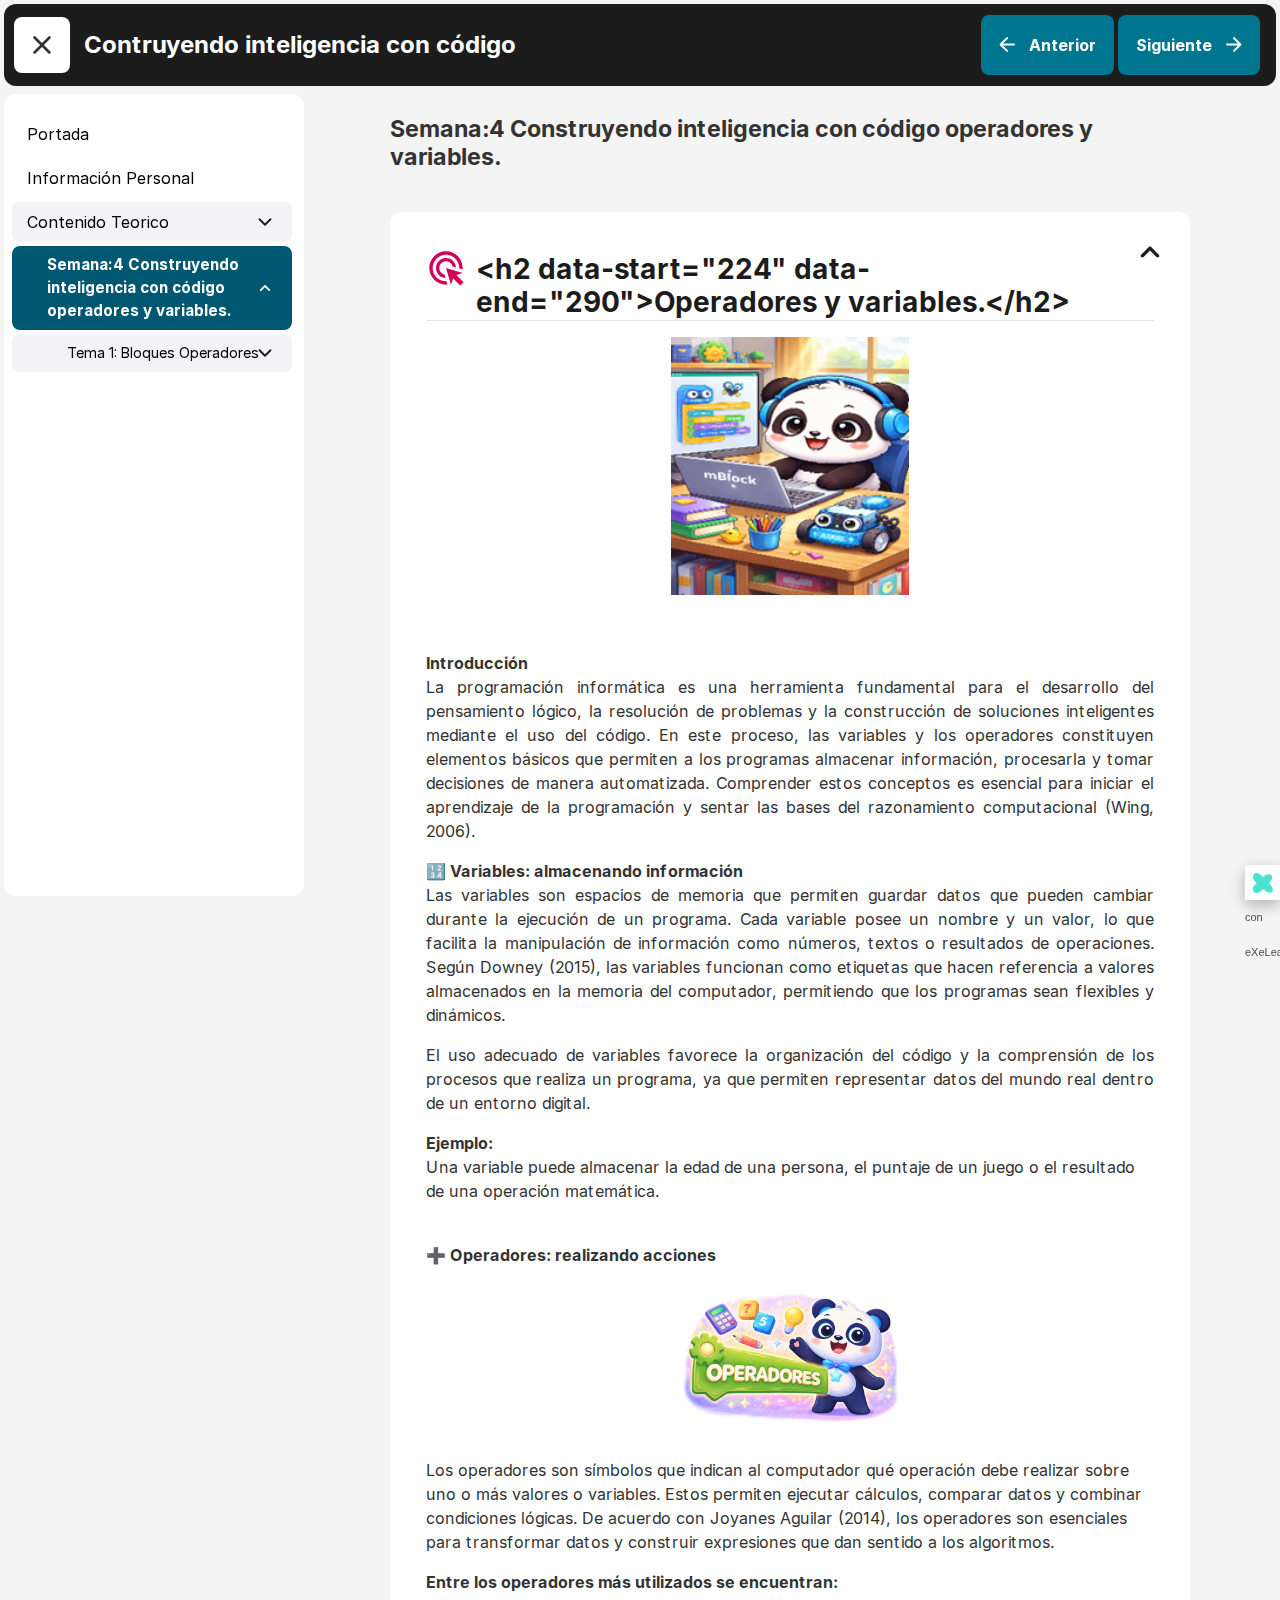
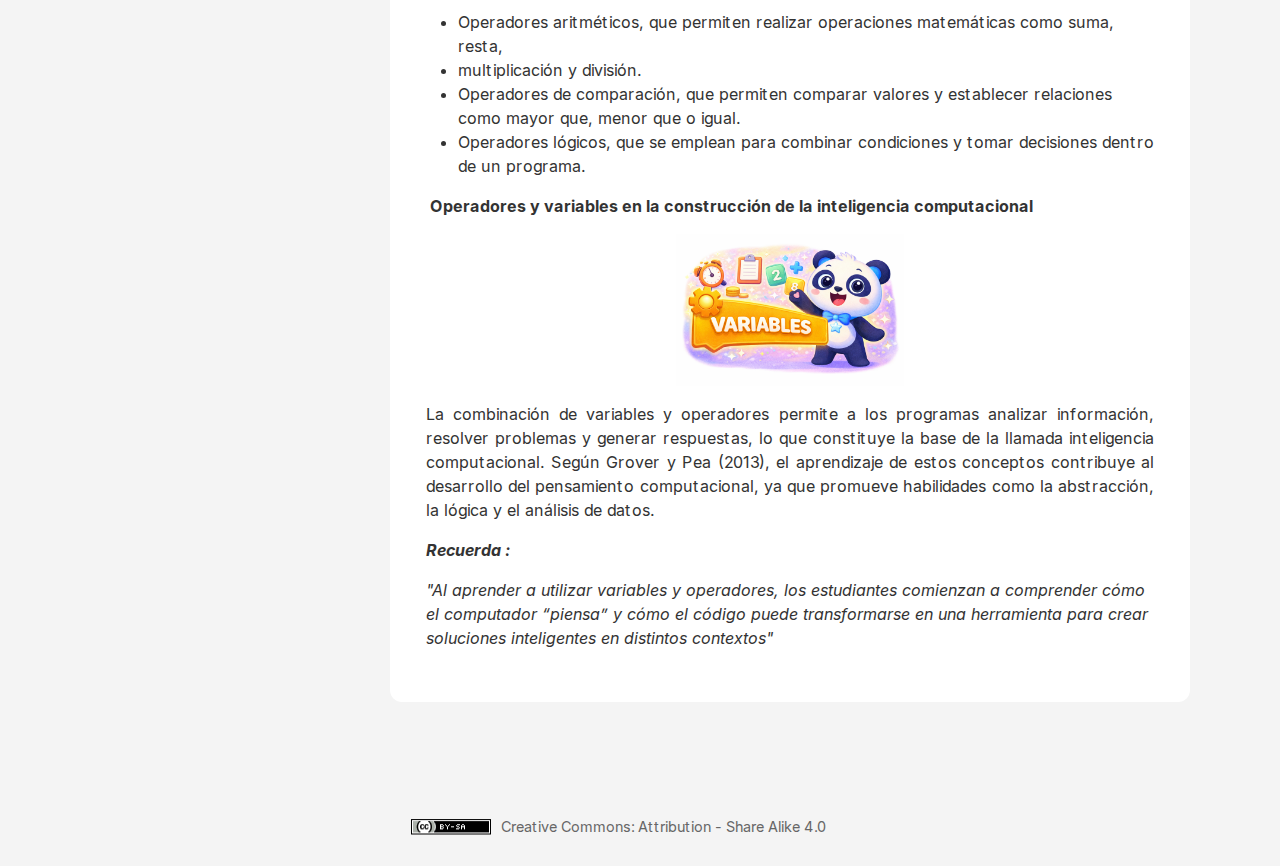
<file: html/semana4-construyendo-inteligencia-con-codigo-operadores-y-variables.html>
<!DOCTYPE html>
<html lang="es" id="exe-node-20260128031019AYOSQR">
<head>
<meta charset="utf-8">
<meta name="generator" content="eXeLearning v3.0.2">
<meta name="viewport" content="width=device-width, initial-scale=1">
<link rel="license" type="text/html" href="https://creativecommons.org/licenses/by-sa/4.0/">
<title>Semana:4 Construyendo inteligencia con código operadores y variables. | Contruyendo inteligencia con código</title>
<script>document.querySelector("html").classList.add("js");</script><script src="../libs/jquery/jquery.min.js"> </script><script src="../libs/common_i18n.js"> </script><script src="../libs/common.js"> </script><script src="../libs/exe_export.js"> </script><script src="../libs/bootstrap/bootstrap.bundle.min.js"> </script><link rel="stylesheet" href="../libs/bootstrap/bootstrap.min.css">
<script src="../idevices/text/text.js"> </script><link rel="stylesheet" href="../idevices/text/text.css">
<link rel="stylesheet" href="../content/css/base.css">
<script src="../theme/style.js"> </script><link rel="stylesheet" href="../theme/style.css">
<link rel="icon" type="image/x-icon" href="../libs/favicon.ico">
</head>
<body class="exe-export exe-web-site" lang="es">
<script>document.body.className+=" js"</script><div class="exe-content exe-export pre-js siteNav-hidden"> <nav id="siteNav"> <ul> <li> <a href="../index.html" class="main-node no-ch">Portada</a>
</li>
<li> <a href="../html/informacion-personal.html" class="no-ch">Información Personal</a>
</li>
<li class="current-page-parent"> <a href="../html/contenido-teorico.html" class="daddy">Contenido Teorico</a><ul> <li class="active"> <a href="../html/semana4-construyendo-inteligencia-con-codigo-operadores-y-variables.html" class="active daddy">Semana:4 Construyendo inteligencia con código operadores y variables.</a><ul> <li> <a href="../html/tema-1-bloques-operadores.html" class="daddy">Tema 1: Bloques Operadores</a><ul class="other-section"> <li> <a href="../html/actividad.html" class="no-ch">Actividad</a>
</li>
<li> <a href="../html/tema-2-bloques-de-variables.html" class="no-ch">Tema 2: Bloques de variables</a>
</li>
<li> <a href="../html/actividad1.html" class="daddy">Actividad</a><ul class="other-section"> <li> <a href="../html/reto.html" class="daddy">Reto</a><ul class="other-section"> <li> <a href="../html/bibliografias.html" class="no-ch">Bibliografias </a>
</li>
</ul>
</li>
</ul>
</li>
</ul>
</li>
</ul>
</li>
</ul>
</li>
</ul></nav><main id="20260128031019AYOSQR" class="page"> <header id="header-20260128031019AYOSQR" class="main-header"> <div class="package-header"><h1 class="package-title">Contruyendo inteligencia con código</h1></div>
<div class="page-header"><h2 class="page-title">Semana:4 Construyendo inteligencia con código operadores y variables.</h2></div></header><div id="page-content-20260128031019AYOSQR" class="page-content"> <article id="20260128031019CAILRU" class="box"> <header class="box-head"> <div class="box-icon exe-icon"> <img src="../theme/icons/ads_click.svg" alt="">
</div>
<h1 class="box-title">&lt;h2 data-start="224" data-end="290"&gt;Operadores y variables.&lt;/h2&gt;</h1>
<button class="box-toggle box-toggle-on" title="Ocultar/Mostrar contenido"> <span>Ocultar/Mostrar contenido</span></button></header><div class="box-content"> <div id="202601272019533661OT" class="idevice_node text" data-idevice-path="../idevices/text/" data-idevice-type="text" data-idevice-component-type="json"><div class="exe-text-template"><div class="textIdeviceContent">
            <div class="exe-text-activity">
                <div><p style="text-align: center;"><strong><img src="../content/resources/202601272019533661OT/mceclip0.png" width="238" height="258"></strong></p>
<p style="text-align: justify;"><strong></strong><br></p>
<p style="text-align: justify;"><strong>Introducción</strong><br>La programación informática es una herramienta fundamental para el desarrollo del pensamiento lógico, la resolución de problemas y la construcción de soluciones inteligentes mediante el uso del código. En este proceso, las variables y los operadores constituyen elementos básicos que permiten a los programas almacenar información, procesarla y tomar decisiones de manera automatizada. Comprender estos conceptos es esencial para iniciar el aprendizaje de la programación y sentar las bases del razonamiento computacional (Wing, 2006).</p>
<p style="text-align: justify;"><strong>🔢 Variables: almacenando información</strong><br>Las variables son espacios de memoria que permiten guardar datos que pueden cambiar durante la ejecución de un programa. Cada variable posee un nombre y un valor, lo que facilita la manipulación de información como números, textos o resultados de operaciones. Según Downey (2015), las variables funcionan como etiquetas que hacen referencia a valores almacenados en la memoria del computador, permitiendo que los programas sean flexibles y dinámicos.</p>
<p style="text-align: justify;">El uso adecuado de variables favorece la organización del código y la comprensión de los procesos que realiza un programa, ya que permiten representar datos del mundo real dentro de un entorno digital.</p>
<p><strong>Ejemplo:</strong><br>Una variable puede almacenar la edad de una persona, el puntaje de un juego o el resultado de una operación matemática.</p>
<p style="text-align: justify;">&nbsp;<br><strong>➕ Operadores: realizando acciones</strong></p>
<p><img src="../content/resources/202601272019533661OT/mceclip1.png" width="227" height="151" style="display: block; margin-left: auto; margin-right: auto;"><br>Los operadores son símbolos que indican al computador qué operación debe realizar sobre uno o más valores o variables. Estos permiten ejecutar cálculos, comparar datos y combinar condiciones lógicas. De acuerdo con Joyanes Aguilar (2014), los operadores son esenciales para transformar datos y construir expresiones que dan sentido a los algoritmos.</p>
<p><strong>Entre los operadores más utilizados se encuentran:</strong></p>
<ul>
<li>Operadores aritméticos, que permiten realizar operaciones matemáticas como suma, resta,</li>
<li>multiplicación y división.<br></li>
<li>Operadores de comparación, que permiten comparar valores y establecer relaciones como mayor que, menor que o igual.<br></li>
<li>Operadores lógicos, que se emplean para combinar condiciones y tomar decisiones dentro de un programa.</li>
</ul>
<p style="text-align: justify;"><strong>&nbsp;Operadores y variables en la construcción de la inteligencia computacional</strong><br></p>
<p><img src="../content/resources/202601272019533661OT/mceclip2.png" width="228" height="152" style="display: block; margin-left: auto; margin-right: auto;"></p>
<p style="text-align: justify;">La combinación de variables y operadores permite a los programas analizar información, resolver problemas y generar respuestas, lo que constituye la base de la llamada inteligencia computacional. Según Grover y Pea (2013), el aprendizaje de estos conceptos contribuye al desarrollo del pensamiento computacional, ya que promueve habilidades como la abstracción, la lógica y el análisis de datos.</p>
<p style="text-align: justify;"><em><strong>Recuerda :</strong></em></p>
<p><em>"Al aprender a utilizar variables y operadores, los estudiantes comienzan a comprender cómo el computador “piensa” y cómo el código puede transformarse en una herramienta para crear soluciones inteligentes en distintos contextos"</em></p><p class="clearfix"></p></div>
            </div></div></div></div>
</div></article>
</div></main><div class="nav-buttons"> <a href="../html/contenido-teorico.html" title="Anterior" class="nav-button nav-button-left"> <span>Anterior</span></a><a href="../html/tema-1-bloques-operadores.html" title="Siguiente" class="nav-button nav-button-right"> <span>Siguiente</span></a>
</div>
<footer id="siteFooter"><div id="siteFooterContent"> <div id="packageLicense" class="cc cc-by-sa"> <p> <span class="license-label">Licencia: </span><a href="https://creativecommons.org/licenses/by-sa/4.0/" class="license">creative commons: attribution - share alike 4.0</a></p>
</div>
</div></footer>
</div>
<p id="made-with-eXe"> <a href="https://exelearning.net/" target="_blank" rel="noopener"> <span>Creado con eXeLearning <span>(nueva ventana)</span></span></a></p>
</body>
</html>
</file>
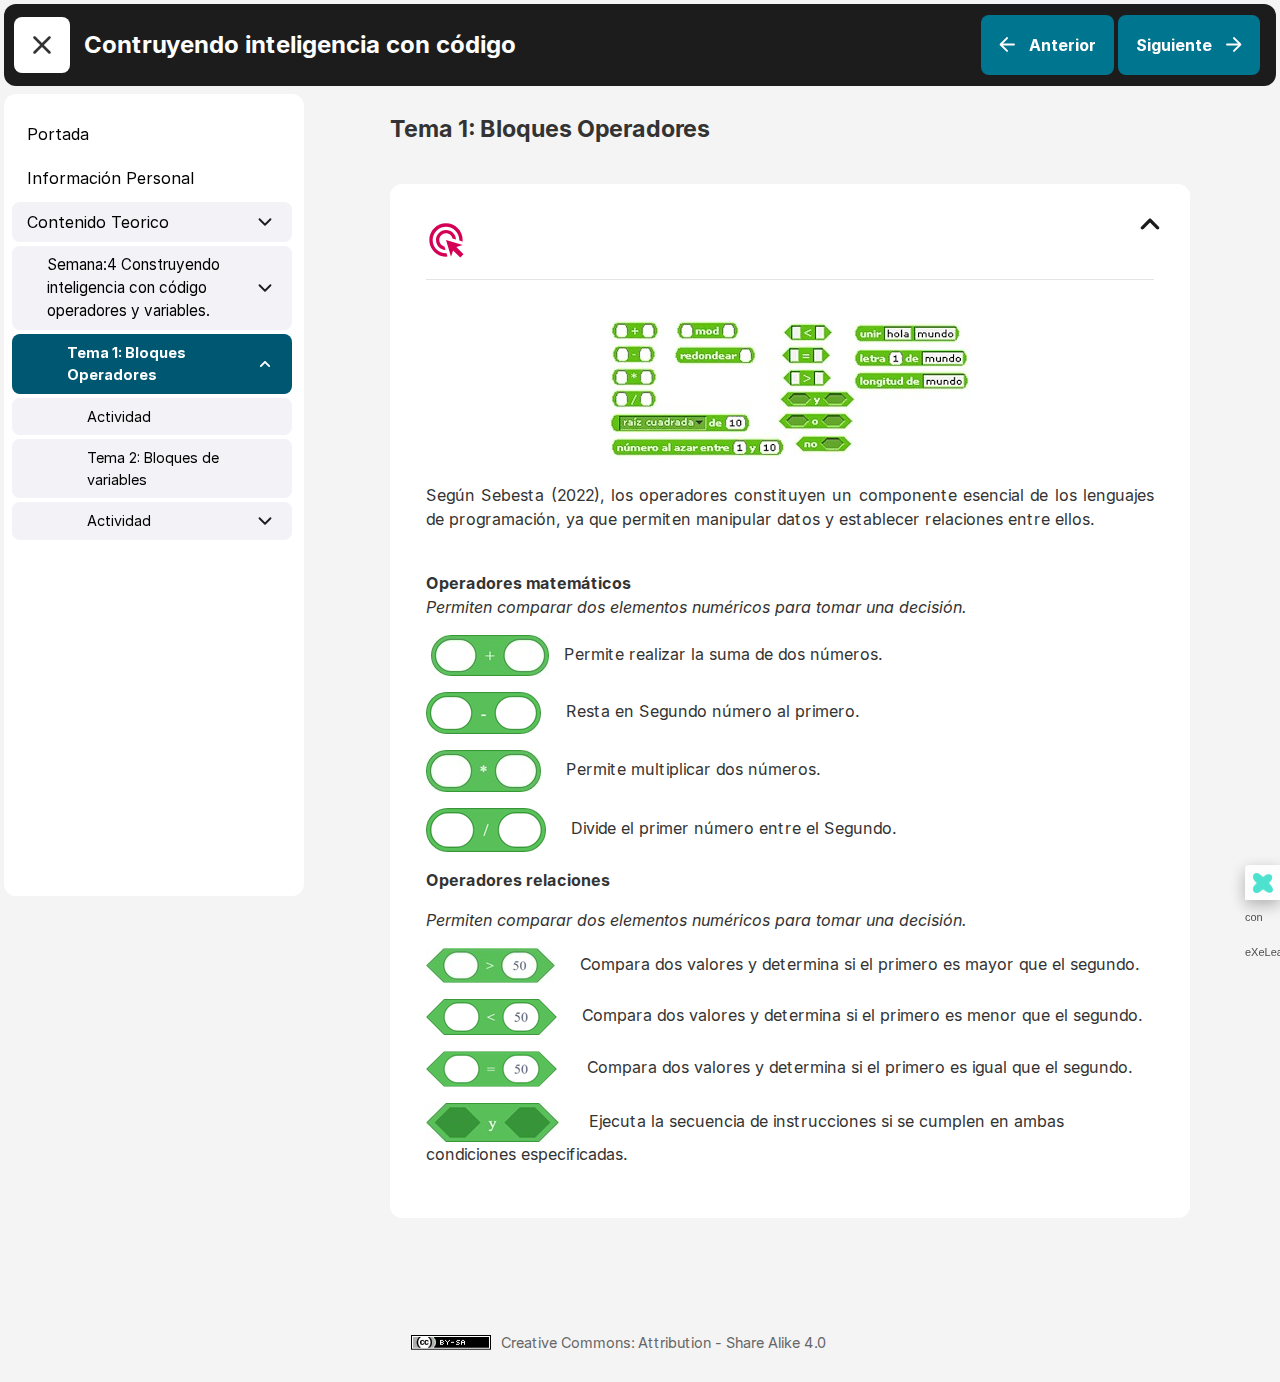
<file: html/tema-1-bloques-operadores.html>
<!DOCTYPE html>
<html lang="es" id="exe-node-20260128031019GFWDMF">
<head>
<meta charset="utf-8">
<meta name="generator" content="eXeLearning v3.0.2">
<meta name="viewport" content="width=device-width, initial-scale=1">
<link rel="license" type="text/html" href="https://creativecommons.org/licenses/by-sa/4.0/">
<title>Tema 1: Bloques Operadores | Contruyendo inteligencia con código</title>
<script>document.querySelector("html").classList.add("js");</script><script src="../libs/jquery/jquery.min.js"> </script><script src="../libs/common_i18n.js"> </script><script src="../libs/common.js"> </script><script src="../libs/exe_export.js"> </script><script src="../libs/bootstrap/bootstrap.bundle.min.js"> </script><link rel="stylesheet" href="../libs/bootstrap/bootstrap.min.css">
<script src="../idevices/text/text.js"> </script><link rel="stylesheet" href="../idevices/text/text.css">
<link rel="stylesheet" href="../content/css/base.css">
<script src="../theme/style.js"> </script><link rel="stylesheet" href="../theme/style.css">
<link rel="icon" type="image/x-icon" href="../libs/favicon.ico">
</head>
<body class="exe-export exe-web-site" lang="es">
<script>document.body.className+=" js"</script><div class="exe-content exe-export pre-js siteNav-hidden"> <nav id="siteNav"> <ul> <li> <a href="../index.html" class="main-node no-ch">Portada</a>
</li>
<li> <a href="../html/informacion-personal.html" class="no-ch">Información Personal</a>
</li>
<li class="current-page-parent"> <a href="../html/contenido-teorico.html" class="daddy">Contenido Teorico</a><ul> <li class="current-page-parent"> <a href="../html/semana4-construyendo-inteligencia-con-codigo-operadores-y-variables.html" class="daddy">Semana:4 Construyendo inteligencia con código operadores y variables.</a><ul> <li class="active"> <a href="../html/tema-1-bloques-operadores.html" class="active daddy">Tema 1: Bloques Operadores</a><ul> <li> <a href="../html/actividad.html" class="no-ch">Actividad</a>
</li>
<li> <a href="../html/tema-2-bloques-de-variables.html" class="no-ch">Tema 2: Bloques de variables</a>
</li>
<li> <a href="../html/actividad1.html" class="daddy">Actividad</a><ul class="other-section"> <li> <a href="../html/reto.html" class="daddy">Reto</a><ul class="other-section"> <li> <a href="../html/bibliografias.html" class="no-ch">Bibliografias </a>
</li>
</ul>
</li>
</ul>
</li>
</ul>
</li>
</ul>
</li>
</ul>
</li>
</ul></nav><main id="20260128031019GFWDMF" class="page"> <header id="header-20260128031019GFWDMF" class="main-header"> <div class="package-header"><h1 class="package-title">Contruyendo inteligencia con código</h1></div>
<div class="page-header"><h2 class="page-title">Tema 1: Bloques Operadores</h2></div></header><div id="page-content-20260128031019GFWDMF" class="page-content"> <article id="20260128031019IZIVGV" class="box"> <header class="box-head"> <div class="box-icon exe-icon"> <img src="../theme/icons/ads_click.svg" alt="">
</div>
<button class="box-toggle box-toggle-on" title="Ocultar/Mostrar contenido"> <span>Ocultar/Mostrar contenido</span></button></header><div class="box-content"> <div id="20260127202817923FNK" class="idevice_node text" data-idevice-path="../idevices/text/" data-idevice-type="text" data-idevice-component-type="json"><div class="exe-text-template"><div class="textIdeviceContent">
            <div class="exe-text-activity">
                <div><p style="text-align: justify;">&nbsp;<img src="../content/resources/20260127202817923FNK/mceclip7.jpg" style="display: block; margin-left: auto; margin-right: auto;"><br>Según Sebesta (2022), los operadores constituyen un componente esencial de los lenguajes de programación, ya que permiten manipular datos y establecer relaciones entre ellos.<br><br></p>
<p><strong>Operadores matemáticos</strong><br><em>Permiten comparar dos elementos numéricos para tomar una decisión.</em></p>
<p>&nbsp;<img src="../content/resources/20260127202817923FNK/mceclip10.jpg"> &nbsp; Permite realizar la suma de dos números.&nbsp;</p>
<p><img src="../content/resources/20260127202817923FNK/mceclip11.png"> &nbsp; &nbsp; Resta en Segundo número al primero.</p>
<p><img src="../content/resources/20260127202817923FNK/mceclip12.jpg"> &nbsp; &nbsp; Permite multiplicar dos números.&nbsp;</p>
<p><img src="../content/resources/20260127202817923FNK/mceclip13.png"> &nbsp; &nbsp;&nbsp;Divide el primer número entre el Segundo.</p>
<p><strong>Operadores relaciones</strong></p>
<p><em>Permiten comparar dos elementos numéricos para tomar una decisión.</em></p>
<p><img src="../content/resources/20260127202817923FNK/mceclip14.jpg"> &nbsp; &nbsp;&nbsp;Compara dos valores y determina si el primero es mayor que el segundo.</p>
<p><img src="../content/resources/20260127202817923FNK/mceclip15.png"> &nbsp; &nbsp;&nbsp;Compara dos valores y determina si el primero es menor que el segundo.</p>
<p><img src="../content/resources/20260127202817923FNK/mceclip16.png"> &nbsp; &nbsp; &nbsp;Compara dos valores y determina si el primero es igual que el segundo.</p>
<p><img src="../content/resources/20260127202817923FNK/mceclip17.jpg"> &nbsp; &nbsp; &nbsp;Ejecuta la secuencia de instrucciones si se cumplen en ambas condiciones especificadas.</p><p class="clearfix"></p></div>
            </div></div></div></div>
</div></article>
</div></main><div class="nav-buttons"> <a href="../html/semana4-construyendo-inteligencia-con-codigo-operadores-y-variables.html" title="Anterior" class="nav-button nav-button-left"> <span>Anterior</span></a><a href="../html/actividad.html" title="Siguiente" class="nav-button nav-button-right"> <span>Siguiente</span></a>
</div>
<footer id="siteFooter"><div id="siteFooterContent"> <div id="packageLicense" class="cc cc-by-sa"> <p> <span class="license-label">Licencia: </span><a href="https://creativecommons.org/licenses/by-sa/4.0/" class="license">creative commons: attribution - share alike 4.0</a></p>
</div>
</div></footer>
</div>
<p id="made-with-eXe"> <a href="https://exelearning.net/" target="_blank" rel="noopener"> <span>Creado con eXeLearning <span>(nueva ventana)</span></span></a></p>
</body>
</html>
</file>
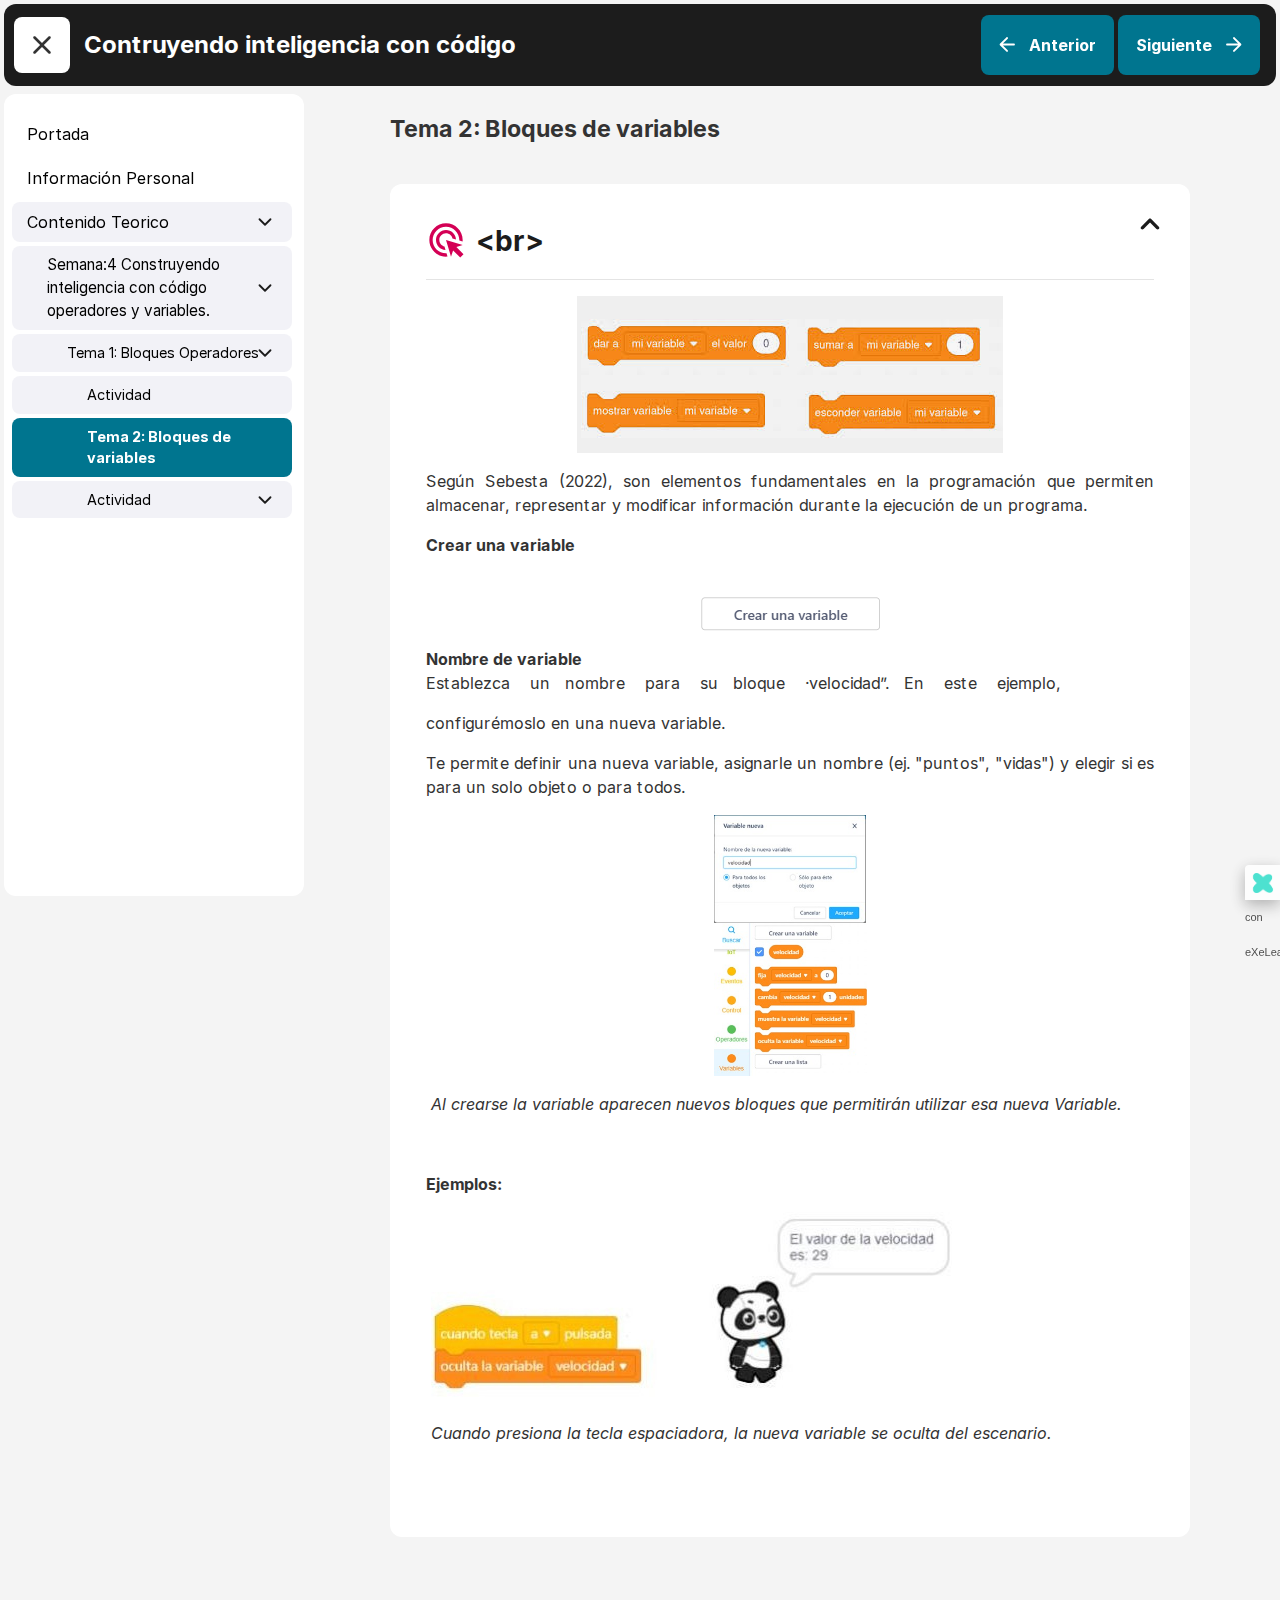
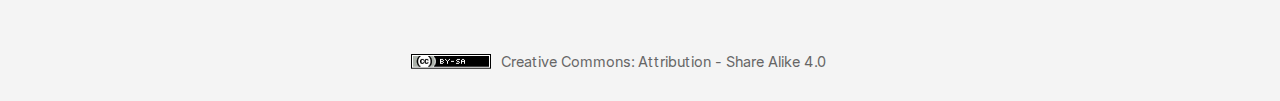
<file: html/tema-2-bloques-de-variables.html>
<!DOCTYPE html>
<html lang="es" id="exe-node-20260128031019FSBRIJ">
<head>
<meta charset="utf-8">
<meta name="generator" content="eXeLearning v3.0.2">
<meta name="viewport" content="width=device-width, initial-scale=1">
<link rel="license" type="text/html" href="https://creativecommons.org/licenses/by-sa/4.0/">
<title>Tema 2: Bloques de variables | Contruyendo inteligencia con código</title>
<script>document.querySelector("html").classList.add("js");</script><script src="../libs/jquery/jquery.min.js"> </script><script src="../libs/common_i18n.js"> </script><script src="../libs/common.js"> </script><script src="../libs/exe_export.js"> </script><script src="../libs/bootstrap/bootstrap.bundle.min.js"> </script><link rel="stylesheet" href="../libs/bootstrap/bootstrap.min.css">
<script src="../idevices/text/text.js"> </script><link rel="stylesheet" href="../idevices/text/text.css">
<link rel="stylesheet" href="../content/css/base.css">
<script src="../theme/style.js"> </script><link rel="stylesheet" href="../theme/style.css">
<link rel="icon" type="image/x-icon" href="../libs/favicon.ico">
</head>
<body class="exe-export exe-web-site" lang="es">
<script>document.body.className+=" js"</script><div class="exe-content exe-export pre-js siteNav-hidden"> <nav id="siteNav"> <ul> <li> <a href="../index.html" class="main-node no-ch">Portada</a>
</li>
<li> <a href="../html/informacion-personal.html" class="no-ch">Información Personal</a>
</li>
<li class="current-page-parent"> <a href="../html/contenido-teorico.html" class="daddy">Contenido Teorico</a><ul> <li class="current-page-parent"> <a href="../html/semana4-construyendo-inteligencia-con-codigo-operadores-y-variables.html" class="daddy">Semana:4 Construyendo inteligencia con código operadores y variables.</a><ul> <li class="current-page-parent"> <a href="../html/tema-1-bloques-operadores.html" class="daddy">Tema 1: Bloques Operadores</a><ul> <li> <a href="../html/actividad.html" class="no-ch">Actividad</a>
</li>
<li class="active"> <a href="../html/tema-2-bloques-de-variables.html" class="active no-ch">Tema 2: Bloques de variables</a>
</li>
<li> <a href="../html/actividad1.html" class="daddy">Actividad</a><ul class="other-section"> <li> <a href="../html/reto.html" class="daddy">Reto</a><ul class="other-section"> <li> <a href="../html/bibliografias.html" class="no-ch">Bibliografias </a>
</li>
</ul>
</li>
</ul>
</li>
</ul>
</li>
</ul>
</li>
</ul>
</li>
</ul></nav><main id="20260128031019FSBRIJ" class="page"> <header id="header-20260128031019FSBRIJ" class="main-header"> <div class="package-header"><h1 class="package-title">Contruyendo inteligencia con código</h1></div>
<div class="page-header"><h2 class="page-title">Tema 2: Bloques de variables</h2></div></header><div id="page-content-20260128031019FSBRIJ" class="page-content"> <article id="20260128031019FUSUVE" class="box"> <header class="box-head"> <div class="box-icon exe-icon"> <img src="../theme/icons/ads_click.svg" alt="">
</div>
<h1 class="box-title">&lt;br&gt;</h1>
<button class="box-toggle box-toggle-on" title="Ocultar/Mostrar contenido"> <span>Ocultar/Mostrar contenido</span></button></header><div class="box-content"> <div id="20260127210159896QLQ" class="idevice_node text" data-idevice-path="../idevices/text/" data-idevice-type="text" data-idevice-component-type="json"><div class="exe-text-template"><div class="textIdeviceContent">
            <div class="exe-text-activity">
                <div><p><img src="../content/resources/20260127210159896QLQ/mceclip22.png" style="display: block; margin-left: auto; margin-right: auto;"></p>
<p style="text-align: justify;">Según Sebesta (2022), son elementos fundamentales en la programación que permiten almacenar, representar y modificar información durante la ejecución de un programa.</p>
<p><strong>Crear una variable</strong></p>
<p>&nbsp;<img src="../content/resources/20260127210159896QLQ/mceclip18.png" style="display: block; margin-left: auto; margin-right: auto;"></p>
<p style="text-align: justify;"><strong>Nombre de variable</strong><br>Establezca &nbsp; &nbsp;un &nbsp; nombre &nbsp; &nbsp;para &nbsp; &nbsp;su &nbsp; bloque &nbsp; &nbsp;·velocidad”. &nbsp; En &nbsp; &nbsp;este &nbsp; &nbsp;ejemplo,</p>
<p style="text-align: justify;">configurémoslo en una nueva variable.</p>
<p style="text-align: justify;">Te permite definir una nueva variable, asignarle un nombre (ej. "puntos", "vidas") y elegir si es para un solo objeto o para todos.</p>
<p><img src="../content/resources/20260127210159896QLQ/mceclip20.jpg" width="152" height="108" style="display: block; margin-left: auto; margin-right: auto;"><img src="../content/resources/20260127210159896QLQ/mceclip19.jpg" width="153" height="154" style="display: block; margin-left: auto; margin-right: auto;"></p>
<p><em>&nbsp;Al crearse la variable aparecen nuevos bloques que permitirán utilizar esa nueva Variable.</em></p>
<p><br></p>
<p><strong>Ejemplos:</strong></p>
<p>&nbsp;<img src="../content/resources/20260127210159896QLQ/mceclip21.jpg"><br>&nbsp;<br><em>&nbsp;Cuando presiona la tecla espaciadora, la nueva variable se oculta del escenario.</em></p>
<p><br></p><p class="clearfix"></p></div>
            </div></div></div></div>
</div></article>
</div></main><div class="nav-buttons"> <a href="../html/actividad.html" title="Anterior" class="nav-button nav-button-left"> <span>Anterior</span></a><a href="../html/actividad1.html" title="Siguiente" class="nav-button nav-button-right"> <span>Siguiente</span></a>
</div>
<footer id="siteFooter"><div id="siteFooterContent"> <div id="packageLicense" class="cc cc-by-sa"> <p> <span class="license-label">Licencia: </span><a href="https://creativecommons.org/licenses/by-sa/4.0/" class="license">creative commons: attribution - share alike 4.0</a></p>
</div>
</div></footer>
</div>
<p id="made-with-eXe"> <a href="https://exelearning.net/" target="_blank" rel="noopener"> <span>Creado con eXeLearning <span>(nueva ventana)</span></span></a></p>
</body>
</html>
</file>
<file: idevices/text/text.css>
/* Text iDevice (export CSS) */
.exe-text-activity div.inline {
    display: flex;
}

.exe-text-activity div.inline dt {
    margin: 0 0 0 auto;
}

.exe-text-activity div.inline dd {
    margin-left: 10px;
}

.idevice_node.text .iDevice_buttons.feedback-button {
    margin-bottom: 1em;
}
</file>
<file: content/css/base.css>
.exe-content{
  background: #fff;
}

.exe-content .page-title{
  font-size: 1.45em;
}

.exe-content .box{
  margin-top: 20px;
  border: 1px solid #dbdbdb;
}

.exe-content .box-head {
  border-bottom: 1px solid #dbdbdb;
}

.exe-export .no-header .box-head {
  border-bottom: 0;
}

.exe-content .box-head .box-title {
  margin: 0;
  font-size: 1.2em;
}

.exe-content a{
  color: #5a7f0c;
}

.exe-content a:hover,
.exe-content a:focus{
  color: #71a300;
}

.exe-content h2{
  font-size: 1.45em;
}
.exe-content h3{
  font-size: 1.35em;
}
.exe-content h4{
  font-size: 1.25em;
}
.exe-content h5{
  font-size: 1.15em;
}

.exe-content a {
    text-decoration: none
}

.exe-content a:hover,
.exe-content a:focus {
    text-decoration: underline
}

@media print {
    .external-iframe-src {
        display: block !important;
        margin: 2em 0;
        font-size: .95em;
        text-align: center
    }

    #made-with-eXe {
        display: none
    }
}

.external-iframe {
    border: 0
}

.pre-code {
    background: #112C4A;
    color: #E7ECF1;
    font-family: Monaco, Courier, monospace;
    border-radius: 9px;
    font-size: 12px;
    margin: 2em 1em;
    overflow: auto;
    padding: 20px
}

.exe-dl {
    margin-bottom: 2em;
    margin-left: 1.5em
}

.exe-dl dt {
    font-weight: bold
}

.exe-dl dd {
    margin: 1em 1.5em
}

.js .exe-dl dt {
    margin: 1.2em 0 0 0
}

.exe-dl dt a {
    text-decoration: underline
}

.exe-dl .icon {
    font-family: Arial, sans-serif;
    display: block;
    width: 20px;
    height: 20px;
    font-size: 16px;
    margin-right: 1em;
    line-height: 20px;
    text-align: center;
    float: left;
    border-radius: 2px;
    position: relative
}

@media all and (min-width: 1px) {
    .exe-dl dt a {
        align-items: center;
        display: flex;
        text-decoration: none
    }

    .exe-dl .icon {
        height: 18px;
        line-height: 18px;
        width: 18px;
        padding: 1px;
        font: 18px monospace;
        font-weight: bold;
        display: flex;
        justify-content: center;
        align-items: center
    }
}

.exe-dl-toggler {
    height: 20px;
    margin: 1.5em
}

.exe-dl-toggler a {
    margin-left: 0;
    font-weight: bold
}

.js .exe-dl dd {
    display: none;
    padding-left: 0;
    margin: 1em 1em 1em 37px
}

/* Math */
.exe-math {
    display: block;
    margin: 2em 0
}

.exe-math,
.MathJax_Display {
    text-align: left !important
}

.exe-math.position-center,
.position-center .MathJax_Display,
[style*="text-align: center"] .MathJax_Display {
    text-align: center !important
}

.exe-math.position-right,
.position-right .MathJax_Display,
[style*="text-align: right"] .MathJax_Display {
    text-align: right !important
}

.js .show-image .exe-math-code,
.js .show-code .exe-math-img {
    display: none
}

.exe-math-links {
    font-size: .85em
}

.exe-math-inline {
    display: inline;
    margin: 0 .1em !important
}

/* TinyMCE: Images and media */
.exe-figure {
    margin: 2em 0;
    max-width: 100%
}

.position-center {
    margin: 2em auto
}

.position-right {
    margin: 2em 0 2em auto
}

.float-left {
    float: left;
    margin: .5em 1.5em 1em 0
}

.float-right {
    float: right;
    margin: .5em 0 1em 2em
}

.figcaption {
    padding-top: .2em
}

.figcaption.header {
    padding-top: 0;
    padding-bottom: .2em
}

/* TinyMCE templates */
.exe-layout-2-cols,
.exe-layout-3-cols {
    width: 100%
}

.exe-col{
    box-sizing: content-box;
}

.exe-layout-2-cols .exe-col {
    float: left;
    width: 49%
}

.exe-layout-2-cols .exe-col-1 {
    padding-right: 1%
}

.exe-layout-2-cols .exe-col-2 {
    padding-left: 1%
}

.exe-layout-2-30-70 .exe-col {
    width: 69%
}

.exe-layout-2-30-70 .exe-col-1 {
    width: 29%
}

.exe-layout-2-70-30 .exe-col {
    width: 29%
}

.exe-layout-2-70-30 .exe-col-1 {
    width: 69%
}

.exe-layout-3-cols .exe-col {
    float: left;
    width: 32%
}

.exe-layout-3-cols .exe-col-1,
.exe-layout-3-cols .exe-col-2 {
    padding-right: 2%
}

pre.mermaid {
    margin: 1.5em 0;
    text-align: center;
}

/* Blocks */
.exe-block-warning {
    background: #FCF8E3;
    color: #796034;
    border: 1px solid #FAEBCC;
    padding: 0 1em;
    border-radius: 4px
}

p.exe-block-warning {
    padding: 1em
}

.exe-block-alert {
    background: #ffc;
    color: #855000;
    border: 1px solid #FFF099;
    padding: 0 1em;
    border-radius: 4px
}

p.exe-block-alert {
    padding: 1em
}

.exe-block-danger {
    background: #FEF0EF;
    color: #973C3B;
    border: 1px solid #F3DADD;
    padding: 0 1em;
    border-radius: 4px
}

p.exe-block-danger {
    padding: 1em
}

.exe-block-info {
    background: #E1F1F9;
    color: #2B627D;
    border: 1px solid #C9EDF4;
    padding: 0 1em;
    border-radius: 4px
}

p.exe-block-info {
    padding: 1em
}

.exe-block-success {
    background: #E5F3E0;
    color: #336634;
    border: 1px solid #DEEDD1;
    padding: 0 1em;
    border-radius: 4px
}

p.exe-block-success {
    padding: 1em
}

.exe-content .exe-block-warning a,
.exe-content .exe-block-warning a:hover,
.exe-content .exe-block-warning a:focus {
    color: #4F360A
}

.exe-content .exe-block-alert a,
.exe-content .exe-block-alert a:hover,
.exe-content .exe-block-alert a:focus {
    color: #5B2600
}

.exe-content .exe-block-danger a,
.exe-content .exe-block-danger a:hover,
.exe-content .exe-block-danger a:focus {
    color: #6D1211
}

.exe-content .exe-block-info a,
.exe-content .exe-block-info a:hover,
.exe-content .exe-block-info a:focus {
    color: #063853
}

.exe-content .exe-block-success a,
.exe-content .exe-block-success a:hover,
.exe-content .exe-block-success a:focus {
    color: #093C0A
}

div.exe-block-warning,
div.exe-block-alert,
div.exe-block-danger,
div.exe-block-info,
div.exe-block-success {
    margin: 1em 0
}

/* RTL support */
body [dir='rtl'] {
    text-align: start
}

/* Autoclear */
.exe-content .idevice_body,
.exe-clear {
    overflow: auto
}

/* JavaScript on/offf */
.js-hidden {
    display: none;
}

.exe-hidden,
.js-required,
.js .js-hidden,
.exe-mindmap-code {
    display: none
}

.js .js-required {
    display: block
}

.box-toggle {
    display: none;
}

.js .box-toggle {
    display: inline-block;
}

.sr-av,
.js .js-sr-av,
.exe-hidden-accessible,
.js .exe-tooltip-text {
    position: absolute;
    overflow: hidden;
    clip: rect(0 0 0 0);
    clip: rect(0, 0, 0, 0);
    height: 0
}

/* Tables */
.exe-table {
    margin: 2em auto;
    max-width: 100%;
    border: 1px solid #CCC;
    border-collapse: collapse;
    border-spacing: 0
}

.exe-table tr {
    background: #fff
}

.exe-table caption {
    padding: .5em 0;
    text-align: center;
    font-style: italic;
    caption-side: top;
}

.exe-table td,
.exe-table th {
    border: 1px solid #CCC;
    margin: 0;
    padding: 0.5em 1em
}

.exe-table thead {
    background: #ddd;
    color: #000;
    text-align: left
}

.exe-table tr:nth-child(2n-1) td,
.exe-table tbody tr:nth-child(2n-1) th {
    background: #F4F4F4
}

.exe-table tbody tr:nth-child(2n) th {
    background: #F4F4F4
}

.exe-table tbody tr:nth-child(2n-1) th {
    background: #E4E4E4
}

.exe-table thead+tbody tr:nth-child(2n) th {
    background: #fff
}

.exe-table thead+tbody tr:nth-child(2n-1) th {
    background: #F4F4F4
}

.exe-table-minimalist {
    margin: 2em auto;
    border-collapse: collapse
}

.exe-table-minimalist tr {
    background: #fff
}

.exe-table-minimalist thead th {
    color: #000;
    padding: .6em 1.5em .6em .8em;
    border-bottom: 2px solid #CCC;
    text-align: left
}

.exe-table-minimalist td,
.exe-table-minimalist tbody th {
    border-bottom: 1px solid #ccc;
    color: #555;
    padding: .5em 1.5em .5em .8em
}

.exe-table-minimalist tbody tr:hover td,
.exe-table-minimalist tbody tr:hover th {
    color: #222
}

.exe-table-minimalist tr:nth-child(2n-1) td,
.exe-table-minimalist tbody tr:nth-child(2n-1) th {
    background: #F9F9F9
}

.exe-table-minimalist caption {
    text-align: center;
    font-style: italic;
    border-bottom: 2px solid #CCC;
    padding: .6em 0
}

/* Responsive tables */
.exe-table-responsive {
    display: block;
    overflow-x: auto;
    border: none
}

.exe-table-responsive,
.exe-table-responsive th,
.exe-table-responsive tr,
.exe-table-responsive td {
    width: auto !important
}

/* Tooltips */
body .qtip {
    font-size: .85em;
    line-height: 1.5em
}

.qtip .exe-tooltip-text {
    position: relative;
    overflow: auto;
    clip: auto;
    height: auto
}

/* Structured lists */
ol.auto-numbered {
    counter-reset: item
}

.auto-numbered ol {
    counter-reset: item
}

.auto-numbered li {
    display: block
}

.auto-numbered li:before {
    content: counters(item, ".") ".- ";
    counter-increment: item
}

/* Blockquote + Cite */
.exe-quote-cite cite {
    display: block;
    text-align: right;
    margin-top: -.5em
}

/* File information */
.exe-link-data {
    font-size: .8em;
    margin: 0 .2em
}

.exe-link-data abbr {
    cursor: help
}

/* Quote With Authorship */
.styled-qc {
    font-family: Georgia, serif;
    font-style: italic;
    margin: 1.5em 2.5em;
    padding: 0.25em 3.5em;
    position: relative
}

.styled-qc:before {
    display: block;
    content: "\201C";
    font-size: 5em;
    position: absolute;
    left: 0;
    top: -20px
}

/* Responsive design */
iframe,
object,
embed {
    max-width: 100%
}

img,
video {
    max-width: 100%;
    height: auto
}

@media all and (max-width: 992px) {
    .exe-layout-3-cols .exe-col {
        float: none;
        width: 100%;
        padding: 0
    }

    .exe-layout-3-cols .exe-col .exe-figure {
        margin: 2em auto
    }
}

@media all and (max-width: 780px) {
    .styled-qc {
        margin: 1.5em .5em
    }

    .exe-layout-2-cols .exe-col {
        float: none;
        width: 100%;
        padding: 0
    }

    .exe-layout-2-cols .exe-col .exe-figure {
        margin: 2em auto
    }
}

/* Made with eXeLearning */
#made-with-eXe {
    margin: 0;
    position: fixed;
    bottom: 0;
    right: 0
}

#made-with-eXe a {
    text-decoration: none;
    box-shadow: rgba(0, 0, 0, 0.35) 0px 5px 15px;
    border-top-left-radius: 4px;
    color: #222;
    font-size: 11px;
    font-family: Arial, sans-serif;
    line-height: 35px;
    width: 35px;
    height: 35px;
    background: #fff url(../img/exe_powered_logo.png) no-repeat 3px 50%;
    display: block;
    background-size: auto 20px;
    text-decoration: none;
    transition: .5s;
    opacity: .8
}

#made-with-eXe span {
    padding-left: 35px;
    padding-right: 5px
}

#made-with-eXe span span {
    position: absolute;
    overflow: hidden;
    clip: rect(0 0 0 0);
    clip: rect(0, 0, 0, 0);
    height: 0
}

#made-with-eXe a:hover {
    width: auto;
    padding: 0 5px;
    background-position: 5px 50%;
    opacity: 1
}

/* Search bar */
#exe-client-search-reset {
    display: none;
}
#exe-client-search-reset.visible {
    display: inline;
}

/* Box toggler */
.exe-export article.minimized .box-content{
    display: none;
}

/* BOX no visible */
.exe-export article.novisible.box{
    display: none  !important;
}

/* iDevice no visible */
.exe-export article.box .idevice_node.novisible{
    display: none  !important;
}

/* Teacher mode */
html:not(.mode-teacher) .js .teacher-only {
    display: none !important;
}
</file>
<file: theme/style.css>
@charset "UTF-8";
@font-face {
    font-family: "Inter";
    font-style: normal;
    font-weight: 400;
    src: local("Inter"), url(fonts/Inter-Regular.woff2) format("woff2"),
        url(fonts/Inter-Regular.woff) format("woff");
}

@font-face {
    font-family: "Inter";
    font-style: italic;
    font-weight: 400;
    src: local("Inter Italic"), url(fonts/Inter-Italic.woff2) format("woff2"),
        url(fonts/Inter-Italic.woff) format("woff");
}

@font-face {
    font-family: "Inter";
    font-style: normal;
    font-weight: 700;
    src: local("Inter Bold"), url(fonts/Inter-Bold.woff2) format("woff2"),
        url(fonts/Inter-Bold.woff) format("woff");
}

@font-face {
    font-family: "Inter";
    font-style: italic;
    font-weight: 700;
    src: local("Inter Bold Italic"),
        url(fonts/Inter-BoldItalic.woff2) format("woff2"),
        url(fonts/Inter-BoldItalic.woff) format("woff");
}

.page-title {
    font-weight: bold;
    margin-top: 20px;
}

.exe-scorm .page header .package-title,
.exe-single-page .package-header h1 {
    width: 100%;
}

.package-header:has(.package-subtitle) .package-title,
.main-header:has(.package-subtitle) .package-title {
    position: relative;
    top: -10px;
}

.package-subtitle {
    width: 100%;
    position: absolute;
    left: 30px;
    bottom: -.2em;
    font-size: .9em;
    color: #FFF;
}

.exe-web-site .package-subtitle {
    left: 80px;
}

main header:not(#head) {
    padding: 0 !important;
    margin: 0 !important;
    max-width: none !important;
}

.exe-web-site main.page {
    box-sizing: border-box;
    width: 100%;
    padding-left: 300px;
    padding-bottom: 40px;
}

.exe-scorm .page > header .package-title,
.exe-scorm .siteNav-off .page > header .package-title,
.exe-ims .page > header .package-title,
.exe-ims .siteNav-off .page > header .package-title,
.exe-epub .page > header .package-title,
.exe-epub .siteNav-off .page > header .package-title,
.exe-ims .page > header .package-title {
    width: 100%;
}

.exe-scorm .page > header,
.exe-epub .page > header,
.exe-ims .page > header {
    display: block !important;
}

.page > header {
    position: fixed;
    top: 4px;
    right: 4px;
    left: 4px;
    z-index: 400;
    height: 82px;
    display: flex !important;
    align-items: center;
    background: #1c1c1c;
    border-radius: 12px;
}

.page > header .package-title,
.siteNav-off .page > header .package-title,
.exe-single-page .package-header h1 {
    padding-left: 80px;
    width: calc(100% - 470px);
    white-space: nowrap;
    overflow: hidden;
    text-overflow: ellipsis;
    color: #fff;
    margin: 0;
}
.exe-single-page .package-header h1 {
    padding-left: 30px;
}

body.exe-export {
    padding: 1em 0;
}

body.exe-web-site {
    padding: 0;
}

body.exe-scorm .package-title,
body.exe-ims .package-title,
body.exe-epub .package-title{
    position: absolute;
    top: 15px;
    left: 0;
    font-weight: normal;
    font-size: .95em;
    color: #DDD;
    padding-left: 32px;
}

.exe-web-site .package-header {
    width: 100%;
}

body.exe-scorm:has(.package-subtitle) .page-title,
body.exe-ims:has(.package-subtitle) .page-title,
body.exe-epub:has(.package-subtitle) .page-title{
    margin-top: 30px;
    color: #fff;
}

body.exe-scorm .page-counter,
body.exe-ims .page-counter,
body.exe-epub .page-counter{
    position: absolute;
    top: 15px;
    right: 32px;
}

body.exe-scorm #teacher-mode-toggler-wrapper,
body.exe-ims #teacher-mode-toggler-wrapper,
body.exe-epub #teacher-mode-toggler-wrapper{
    position: absolute;
    top: 20px;
    right: 20px;
}

body.exe-single-page #teacher-mode-toggler-wrapper {
    position: fixed;
    top: 0;
    right:20px;
    z-index: 1000;
}

body.exe-scorm .package-title,
body.exe-ims .package-title,
body.exe-epub .package-title {
    top: 15px !important;
}
body.exe-scorm:has(.package-subtitle) .package-title,
body.exe-scorm:has(.package-subtitle) .package-title,
body.exe-scorm:has(.package-subtitle) .package-title {
    top: 10px !important;
}
body.exe-scorm .package-subtitle,
body.exe-ims .package-subtitle,
body.exe-epub .package-subtitle {
    top: 28px;
    font-size: .8em;
    left: 32px;
}
body.exe-scorm .page-title,
body.exe-ims .page-title,
body.exe-epub .page-title {
    padding: 0 32px;
    position: absolute;
    bottom: 5px;
    color: #FFF;
}
body.exe-scorm:has(.package-subtitle) .page-title,
body.exe-scorm:has(.package-subtitle) .page-title,
body.exe-scorm:has(.package-subtitle) .page-title {
    bottom: 0;
}

@media (max-width: 750px) {
    body.exe-scorm .page-title,
    body.exe-ims .page-title,
    body.exe-epub .page-title {
        padding: 0 24px;
    }
    body.exe-scorm .page > header .package-title,
    body.exe-ims .page > header .package-title,
    body.exe-epub .page > header .package-title {
        padding-left: 24px;
    }
    body.exe-scorm .package-subtitle,
    body.exe-ims .package-subtitle,
    body.exe-epub .package-subtitle {
        left: 24px;
    }
}

.exe-content a {
    color: #00758f;
}
.exe-content a:hover,
.exe-content a:focus {
    color: #005771;
    text-decoration: none;
}

/* Effects */
.exe-accordion .fx-accordion-title, 
.fx-pagination .fx-current a {
    background-color:#005771;
}
.exe-fx a{
    color: #1A718B;
}
.exe-fx a:hover,
.exe-fx a:focus {
    color: #338AA4;
}

.exe-download-package-link a {
    background: #00758f;
    color: #fff;
}

.exe-download-package-link a:hover {
    background-color: #005771;
    color: #fff;
    text-decoration: none;
}

#node-content-container.exe-content #node-content {
    padding-top: 20px;
    padding-bottom: 20px;
    max-width: 1280px;
    margin: 0 auto;
    display: block;
}

.exe-content,
body.exe-export {
    font-family: "Inter";
    font-weight: 400;
    color: #333;
    background-color: #f4f4f4;
}

.js .exe-export .exe-content {
    min-height: calc(100vh - 30px);
}

.js .in-iframe .exe-content {
    min-height: 0;
}

.sr-av {
    display: none;
}

.exe-content .package-title,
.exe-single-page .package-header h1 {
    font-size: 1.5rem;
    text-align: left;
    font-weight: 700;
    color: #fff;
}

.exe-single-page .package-node {
    margin-bottom: 3.5em;
}

.exe-content .box {
    margin: 35px 0;
    border: none;
}

.exe-web-site .exe-content .box {
    margin: 40px 0;
}

.exe-content .box-head {
    border-bottom: 0;
    margin-bottom: 16px !important;
}

.exe-content .box-head + .box-content {
    padding-top: 1em;
}

#node-content-container.exe-content .box {
    border: 1px dotted #ddd;
}
#node-content-container.exe-content .box.hidden-idevices {
    border-style: solid;
}

.exe-content .box header {
    min-height: 60px;
    border-bottom: 1px solid #e4e4e4;
}

.exe-content .box-head .box-title {
    color: #1c1c1c;
    font-size: 1.75rem !important;
    font-weight: 700;
}

.exe-content .box-head .exe-icon {
    float: left;
}

.exe-web-site .page-content,
#exe-client-search,
.exe-web-site main > header,
.exe-web-site #siteFooterContent,
.exe-export .exe-content {
    max-width: 1280px;
    padding: 0 90px;
    margin: 0 auto;
}

.exe-web-site .exe-content {
    max-width: none;
    padding: 0;
}

body.exe-export.exe-scorm {
    padding: 0;
}

.exe-export main {
    padding-top: 1.5em;
}
.exe-scorm .exe-export main {
    padding-top: 5em;
    padding-bottom: 1em;
}
.exe-web-site main {
    padding-top: 6em;
}
.exe-content.cover-on .exe-interactive-video,
.exe-content .exe-interactive-video {
    width: 100%;
}
.exe-export main {
    padding-top: 6em;
}
.exe-web-site main {
    padding-top: 6em;
}

body.exe-export.exe-scorm .exe-content,
body.exe-export.exe-ims .exe-content,
body.exe-export.exe-epub .exe-content {
    padding: 0 40px;
}

/* siteNav */
#siteNav {
    float: left;
    width: 300px;
    padding-top: 20px;
    padding-left: 8px;
    padding-bottom: 20px;
    background-color: #ffffff;
    height: calc(100vh - 98px);
    z-index: 1;
    scrollbar-width: none;
    transition: left 0.3s ease;
    overflow: visible;
    margin-top: 94px;
    margin-left: 4px;
    margin-bottom: 4px;
    border-radius: 12px;
}

#siteNav::-webkit-scrollbar {
    display: none;
}

#siteNav > ul {
    max-height: 100%;
    overflow-y: auto;
    margin: 0;
    padding: 0;
}

#siteNav > ul::-webkit-scrollbar {
    display: none;
}

#siteNav .other-section {
    display: none;
}
#sidebar-nav.fixed,
#sidebar-nav {
    position: fixed;
}
body.siteNav-off #siteNav {
    display: none;
}

.exe-web-site #siteFooter {
    padding-left: 320px;
    padding-right: 20px;
    transition: padding 0.3s ease;
}
.exe-web-site main.page {
    box-sizing: border-box;
    width: 100%;
    padding-left: 300px;
    padding-bottom: 40px;
    transition: padding 0.3s ease;
}
body.siteNav-off main.page,
body.siteNav-off #siteFooter {
    padding-left: 0;
}
#siteNav ul,
#siteNav li {
    margin: 0;
    padding: 0;
    list-style: none;
}

#siteNav li {
    margin-bottom: 4px;
}

#siteNav a {
    color: #000;
    display: block;
    padding: 8px 15px;
    border-radius: 8px;
    max-width: 280px;
    transition: background-color 0.5s ease;
}

#siteNav a.active {
    color: #fff;
    background-color: #00758f;
    font-weight: bold;
    margin-bottom: 4px;
}

#siteNav a.highlighted-link {
    color: #000;
    margin-top: 10px;
    background: #f1f1f1 url(img/book.svg) no-repeat 8px center;
    padding-left: 42px;
}

#siteNav a.highlighted-link.active {
    background: #00758f url(img/book_color.svg) no-repeat 8px center !important;
    color: #fff;
}

#siteNav a.highlighted-link:hover {
    background: #005771 url(img/book_color.svg) no-repeat 8px center !important;
    color: #fff;
}
#siteNav a.highlighted-link:focus {
    background: #00758f url(img/book_color.svg) no-repeat 8px center !important;
    color: #fff;
}

#siteNav a.highlighted-link {
    margin-top: 10px;
}

#siteNav a.highlighted-link:hover,
#siteNav a.highlighted-link:focus {
    background: #005771;
}

#siteNav a:hover {
    background: #005771;
    text-decoration: none;
    color: #fff;
}

#siteNav ul ul a {
    padding-left: 35px;
    font-size: 0.95em;
    background-color: #f2f2f7;
}

.current-page-parent a {
    background-color: #f2f2f7;
    margin-bottom: 4px;
}

#siteNav ul ul ul a {
    padding-left: 55px;
    font-size: 0.9em;
}

#siteNav ul ul ul ul a {
    padding-left: 75px;
}

.daddy {
    background: #fff url(img/arrow_down.svg) no-repeat right 16px center / 22px !important;
}
.active .active.daddy {
    background: #005771 url(img/arrow_up_white.svg) no-repeat right 16px center /
        22px !important;
}
.active .daddy {
    background: #f2f2f7 url(img/arrow_down.svg) no-repeat right 16px center /
        22px !important;
}
.current-page-parent .daddy {
    background: #f2f2f7 url(img/arrow_down.svg) no-repeat right 16px center /
        22px !important;
}
.daddy:hover {
    background: #005771 url(img/arrow_down_white.svg) no-repeat right 16px
        center / 22px !important;
}
.current-page-parent .daddy:hover {
    background: #005771 url(img/arrow_down_white.svg) no-repeat right 16px
        center / 22px !important;
}
.active.daddy:hover {
    background: #005771 url(img/arrow_up_white.svg) no-repeat right 16px center /
        22px !important;
}

/* pagination */
.nav-buttons .nav-button,
button.toggler {
    position: fixed;
    top: 15px;
    right: 65px;
    display: inline-block;
    width: auto;
    height: auto;
    background-image: url(img/arrow_back.svg);
    background-size: 24px;
    background-color: #00758f;
    background-repeat: no-repeat;
    border-radius: 8px;
    z-index: 999;
    border: 0;
    transition: background-color 0.5s ease;
    padding: 18px;
    color: #fff;
    font-weight: 600;
}

.nav-buttons span.nav-button {
    opacity: 0.5;
    filter: grayscale(1);
    cursor: not-allowed;
}
.nav-buttons .nav-button-left {
    background-position: left 14px center;
    padding-left: 48px;
    right: 166px;
}
.nav-buttons .nav-button-right {
    background-position: right 14px center;
    padding-right: 48px;
    background-image: url(img/arrow_forward.svg);
    right: 20px;
}

button#siteNavToggler {
    left: 14px;
    top: 17px;
    background: #fff url(img/menu_open.svg) no-repeat center center / 32px;
    width: 40px;
    height: 40px;
    border-radius: 8px;
    box-sizing: content-box;
    padding: 8px;
}
#siteNavToggler:hover {
    background-color: #f4f4f4;
}
button#siteNavToggler span,
.siteNav-off button#siteNavToggler span {
    display: none;
}

body.siteNav-off button#siteNavToggler {
    left: 14px;
    top: 17px;
    background: url(img/menu_closed.svg) no-repeat center center / 32px;
}

body.siteNav-off button#siteNavToggler:hover {
    background-color: #363636;
}

#siteNavToggler .sr-av {
    visibility: visible;
    position: static;
    padding-left: 24px;
    color: #fff;
    font-size: 1rem;
    font-weight: 600;
}

.nav-buttons a:hover,
.nav-buttons a:focus,
button.toggler:hover,
button.toggler:focus {
    background-color: #005771;
    border-color: #005771;
    color: #fff;
    text-decoration: none;
}

#exe-client-search-reset span,
#packageLicense .license-label {
    position: absolute;
    clip: rect(1px 1px 1px 1px);
    clip: rect(1px, 1px, 1px, 1px);
}

.box-toggle span {
    display: none;
}
/* Box toggler */
.box {
    background-color: #ffffff;
    border: 1px solid #eaecf0;
    border-radius: 12px;
    padding: 2.25rem;
    margin-bottom: 32px;
}

.exe-export .box {
    position: relative;
}
.exe-export .box-toggle {
    width: 40px;
    height: 40px;
    background: url(img/arrow.svg);
    background-size: auto 40px;
    border-radius: 50%;
    border: 0;
    position: absolute;
    top: 20px;
    right: 20px;

    transition: transform 0.2s ease-in-out;
}
.exe-export .box-head:hover .box-toggle,
.exe-export .box-toggle:focus {
    opacity: 1;
}

.exe-export .minimized .box-toggle {
    transform: rotate(180deg);
}

#node-content-container.exe-content .box-head .exe-icon {
    width: 60px;
    height: 60px;
    font-size: 40px;
}

#node-content-container.exe-content .box-head .exe-icon img {
    height: 40px;
}

.exe-export .box-icon img {
    display: block;
    float: left;
    margin-right: 10px;
}

.exe-export .box-icon img {
    width: 40px;
    height: auto;
}

.exe-export .box-title {
    padding-top: 5px;
}

.exe-export .box.minimized .box-head {
    border-bottom: 1px solid #ddd;
}

.exe-export .box.no-header.minimized .box-head {
    border-color: #fff;
}

.exe-export .box.no-header .box-content {
    background: none;
    border: none;
    padding: 20px 0;
}

/* Licenses */
#packageLicense {
    text-align: left;
    font-size: 0.9em;
    color: #555;
    line-height: 1em;
    margin: 2.5em 0 2em 0;
    border: 1px solid transparent;
    border-radius: 2px;
}
#packageLicense p {
    margin: 0;
}
#packageLicense a {
    color: #666;
    text-transform: capitalize;
    display: inline-block;
    white-space: nowrap;
    text-overflow: ellipsis;
    max-width: 100%;
    overflow: hidden;
    line-height: 15px;
}
#packageLicense a:hover,
#packageLicense a:focus {
    text-decoration: none;
    color: #b04721;
}
#packageLicense.propietary {
    position: absolute;
    overflow: hidden;
    clip: rect(0, 0, 0, 0);
    height: 0;
}
#packageLicense.cc {
    padding: 0 20px 0 90px;
    background: url(img/licenses.gif) no-repeat 0 0;
}
#packageLicense.cc-by-sa {
    background-position: 0 -100px;
}
#packageLicensea.cc-by-nd {
    background-position: 0 -200px;
}
#packageLicense.cc-by-nc {
    background-position: 0 -300px;
}
#packageLicense.cc-by-nc-sa {
    background-position: 0 -400px;
}
#packageLicense.cc-by-nc-nd {
    background-position: 0 -500px;
}
#packageLicense.cc-0 {
    background-position: 0 -600px;
}
/* Page footer */
#siteUserFooter {
    margin-bottom: 20px;
}

/* iDevice buttons */
.exe-content .iDevice_buttons input,
.exe-content .iDevice_buttons button {
    background: #1a8fa9;
    color: #fff;
    border: 1px solid #1a8fa9;
    padding: 4px 10px;
    border-radius: 4px;
    transition: 0.5s ease;
}
.exe-content .iDevice_buttons input:hover,
.exe-content .iDevice_buttons input:focus,
.exe-content .iDevice_buttons button:hover,
.exe-content .iDevice_buttons button:focus {
    background: #005771;
    border-color: #005771;
}

/* Page counter */
.page-counter {
    text-align: right;
    margin: 0 0 0.5em 0;
    font-size: 0.9em;
    color: #fff;
    font-weight: 300;
}

.exe-web-site .page-counter {
    position: fixed;

    right: 346px;
    margin: 0;
    padding: 0;
    font-size: 0.9em;
    color: #fff;
    text-align: right;
}
.exe-teacher-mode-toggler.exe-web-site .page-counter {
    right: 400px;
}

/* Search bar */
body.siteNav-off.exe-search-on button#searchBarTogger,
body.exe-search-on button#searchBarTogger {
    display: inline-block;
}
#exe-client-search-form p {
    margin-top: 2em;
}
#exe-client-search-form p {
    display: flex;
    width: 100%;
    flex-direction: row;
    flex-wrap: nowrap;
    gap: 6px;
}
button#searchBarTogger {
    right: auto;
    left: 304px;
    top: 136px;
    background: #00758f url(img/search.svg) no-repeat center / 32px;
    width: 48px;
    height: 48px;
    display: none;
    border-radius: 0 8px 8px 0;
}
body.siteNav-off button#searchBarTogger {
    top: 136px;
    left: 0px;
    padding-left: 50px;
    border-radius: 0 8px 8px 0;
    display: none;
}
#exe-client-search {
    display: none;
    margin-bottom: 30px;
}
#exe-client-search-text {
    flex: 1 1 auto;
    min-width: 0;
    display: inline;
}
#exe-client-search-submit {
    text-indent: -999em;
    background: #00758f url(img/icons.png) no-repeat -41px -1px;
    background-size: auto 40px;
    width: 38px;
    height: 38px;
    border: none;
    border-radius: 4px;
}
#exe-client-search-reset.visible {
    background: url(img/icons.png) no-repeat -242px -1px;
    background-size: auto 40px;
    width: 38px;
    height: 38px;
    display: inline-block;
    vertical-align: middle;
    opacity: 0.6;
    border-radius: 4px;
}
#exe-client-search-reset:hover,
#exe-client-search-reset:focus {
    opacity: 1;
}
#exe-client-search-submit:hover,
#exe-client-search-submit:focus {
    background-color: #00758f;
}
#exe-client-search-results-list ul,
#exe-client-search-results-list li {
    margin: 2em 0;
    padding: 0;
    list-style: none;
}
#exe-client-search-results-list li {
    margin: 0 0 1em 0;
}
#exe-client-search-results-list p {
    margin-top: 2em;
}

/* Modo docente */

#teacher-mode-toggler-wrapper {
    float: none;
    position: absolute;
    top: 9px;
    right: 300px;
    display: flex;
    align-items: center;
    padding: 4px 36px 4px 4px;
    margin: 0 10px 0 0;
    height: 64px;
    background-image: url(img/teacher_hat.svg);
    background-repeat: no-repeat;
    background-position: right center;
    background-size: 28px;
}
#teacher-mode-toggler-wrapper .form-check-label {
    position: absolute;
    clip: rect(1px 1px 1px 1px); /* IE6, IE7 */
    clip: rect(1px, 1px, 1px, 1px);
}
#teacher-mode-toggler-wrapper .form-check-input {
    width: 2.6em;
    height: 1.4em;
}
#teacher-mode-toggler-wrapper .form-check-input:checked {
    background-color: #ffcc00;
    border-color: #ffcc00;
}
#teacher-mode-toggler-wrapper .form-check-input:focus {
    border-color: #ffcc00;
    box-shadow: 0 0 0 0.25rem rgba(255, 204, 0, 0.25);
}
#teacher-mode-toggler-wrapper .form-check-input:focus {
    background-image: url(img/switch.svg);
    background-size: 16px;
    background-repeat: no-repeat;
    background-position: left 1.6px center;
}
.mode-teacher #teacher-mode-toggler-wrapper .form-check-input:focus {
    background-image: url(img/switch_white.svg);
    background-position: right 1.6px center;
}

@media (max-width: 1440px) {
    .siteNav-off button#siteNavToggler span {
        display: none;
    }
}

@media (max-width: 1200px) {
    body.cover-on #activity {
        width: 100% !important;
    }
    #activity {
        width: 100%;
        margin: 0 auto;
    }
    #activity #player {
        width: 100% !important;
        max-width: 100% !important;
    }
}

@media (max-width: 1024px) {
    .nav-buttons .nav-button span {
        display: none;
    }

    .nav-buttons .nav-button {
        height: 60px;
    }

    .nav-buttons .nav-button-right {
        right: 20px;
        background-position: center;
    }

    .nav-buttons .nav-button-left {
        right: 100px;
        background-position: center;
    }

    .page > header .package-title,
    .siteNav-off .page > header .package-title {
        width: calc(100% - 240px);
    }
    .exe-web-site .page-counter {
        left: auto;
        right: 80px;
    }
    .page-counter-label {
        display: none;
    }

    /* Form & pagination*/
    #teacher-mode-toggler-wrapper {
        right: 182px;
    }
    #teacher-mode-toggler-wrapper:hover {
        background-color: transparent;
    }
    #teacher-mode-toggler-wrapper .form-check-input {
        margin: 0 !important;
    }
    .exe-web-site .page-counter {
        right: 180px;
    }
    .exe-teacher-mode-toggler.exe-web-site .page-counter {
        right: 290px;
    }
    .exe-web-site.exe-teacher-mode-toggler .page > header .package-title,
    .exe-web-site.exe-teacher-mode-toggler.siteNav-off .page > header .package-title {
        width: calc(100% - 330px);
    }
}

/* Responsive design */
@media (max-width: 750px) {
    .exe-web-site .page-content {
        padding: 0 20px;
    }

    .exe-web-site .package-subtitle {
        left: 32px;
    }

    #sidebar-nav {
        position: static !important;
        width: 100%;
        padding: 190px 0 0 0;
    }

    #siteNav {
        float: none;
        width: 100%;
        margin: 0;
        background-color: #ffffff;
        height: auto;
        padding: 16px 16px 8px 16px;
        border-radius: 0;
    }
    #siteNav a {
        width: 100%;
        max-width: none;
    }

    button#siteNavToggler {
        right: 16px;
        left: 16px;
        top: 120px;
        border-radius: 0.75rem;
        width: auto;
        padding: 16px;
        height: 20px;
        border: 1px solid #ebe9e9;
        background: #fff url(img/menu_open.svg) no-repeat 12px center / 32px;
        font-weight: 700;
        position: absolute;
        z-index: 0;
    }

    button#siteNavToggler span {
        display: block;
        color: #000000;
        overflow: visible;
        width: auto;
        height: auto;
        text-align: left;
        padding-left: 40px;
    }

    .exe-web-site main.page {
        padding-left: 0;
        padding-top: 0;
    }

    body.siteNav-off button#siteNavToggler {
        right: 16px;
        left: 16px;
        top: 120px;
        border-radius: 0.75rem;
        width: auto;
        padding: 16px;
        height: 20px;
        background: #00758f url(img/menu_closed.svg) no-repeat 12px / 32px;
        font-weight: 700;
    }

    body.siteNav-off button#siteNavToggler span {
        color: #fff;
        text-align: left;
        padding-left: 40px;
        width: auto;
        height: auto;
        display: block;
    }

    body.siteNav-off button#siteNavToggler:hover {
        background-color: #005771;
    }

    body.siteNav-off main.page,
    body.siteNav-off #siteFooter {
        padding: 0;
    }

    .exe-web-site .exe-content .box {
        margin-top: 20px;
    }

    .page > header,
    .siteNav-off .page > header {
        background: #1c1c1c;
    }

    .page > header .package-title,
    .siteNav-off .page > header .package-title {
        width: calc(100% - 210px);
    }
    #siteNavToggler .sr-av {
        color: #000;
        padding-left: 40px;
    }
    .exe-search-on.siteNav-off button#siteNavToggler,
    .exe-search-on button#siteNavToggler {
        right: 100px;
    }
    body.siteNav-off button#searchBarTogger,
    body button#searchBarTogger {
        left: auto;
        right: 20px;
        top: 120px;
        height: 54px;
        border-radius: 0.75em;
        width: 68px;
        position: absolute;
        z-index: 0;
    }
    #exe-client-search-form p {
        height: 54px;
        margin-top: 1em;
    }
    #exe-client-search-submit {
        background: #00758f no-repeat url(img/search.svg) center / 24px;
    }
    #exe-client-search-reset.visible {
        background: #ffffff url(img/menu_open.svg) no-repeat 12px center / 24px;
    }
    #exe-client-search-submit,
    #exe-client-search-reset.visible {
        height: 54px;
        flex: 0 0 54px;
    }
    .exe-web-site #siteFooter #siteFooterContent {
        padding: 0;
    }
    .exe-web-site #siteFooter {
        padding: 0 20px !important;
    }
    #packageLicense {
        margin: 0 0 3em 0;
    }
    .page > header .package-title,
    .siteNav-off .page > header .package-title,
    .exe-single-page .package-header h1 {
        padding-left: 32px;
    }
}

@media (max-width: 650px) {
    html {
        font-size: 0.85rem !important;
    }

    .page > header,
    .siteNav-off .page > header {
        background: #1c1c1c;
    }
    .page > header .package-title,
    .siteNav-off .page > header .package-title {
        padding-left: 20px;
        width: calc(100% - 155px);
        overflow: hidden;
        text-overflow: ellipsis;
        height: auto;
        white-space: normal;
        word-wrap: break-word;
        display: -webkit-box;
        -webkit-line-clamp: 2;
        -webkit-box-orient: vertical;
    }
    .main-header:has(.package-subtitle) .package-title {
        font-size: 1.2em;
        line-height: 1.1em;
    }
    .exe-web-site .package-subtitle {
        left: 20px;
    }
    .nav-buttons .nav-button-left,
    .nav-buttons .nav-button-right {
        height: 40px;
        width: 40px;
        padding: 0;
        top: 30px;
    }
    .nav-buttons .nav-button-left {
        right: 70px;
    }

    button#siteNavToggler {
        background: #fff url(img/menu_open.svg) no-repeat 12px center / 24px;
    }
    button#siteNavToggler span,
    button#siteNavToggler .sr-av,
    body.siteNav-off button#siteNavToggler span {
        padding-left: 24px;
    }
    body.siteNav-off button#siteNavToggler {
        background: #00758f url(img/menu_closed.svg) no-repeat 12px / 24px;
    }
    .box-title {
        width: calc(100% - 32px);
    }
    .exe-export .box-toggle {
        background-position: center;
        background-size: auto 32px;
        width: 32px;
        height: 32px;
    }
    .exe-single-page .package-header h1 {
        padding-left: 32px;
        overflow: hidden;
        text-overflow: ellipsis;
        word-wrap: break-word;
        display: -webkit-box;
        -webkit-line-clamp: 2;
        -webkit-box-orient: vertical;
        width: 95%;
        height: auto;
        white-space: normal;
    }

    /* Teacher mode*/
    #teacher-mode-toggler-wrapper {
        right: 120px;
    }
    #teacher-mode-toggler-wrapper .form-check-input {
        width: 2.5em;
        height: 1.5em;
    }
    #teacher-mode-toggler-wrapper .form-check-input:focus {
        background-size: 16px;
    }
    .exe-web-site.exe-teacher-mode-toggler .page > header .package-title,
    .exe-web-site.exe-teacher-mode-toggler.siteNav-off .page > header .package-title {
        width: calc(100% - 260px);
    }
    .exe-web-site .page-counter {
        right: 127px;
    }
    .exe-teacher-mode-toggler.exe-web-site .page-counter {
        right: 210px;
    }
}

/* Table */

table {
    display: table;
    overflow-x: auto;
    -webkit-overflow-scrolling: touch;
    max-width: 100% !important;
    margin: 2em 0 !important;
}

@media print {
    html body.exe-export {
        background: #fff;
    }
    .exe-content {
        color: #000;
        padding: 0;
    }
    @page {
        margin: 1.5cm;
    }
    #packageLicense.cc {
        background: none;
        padding-left: 0;
    }
    .exe-export .box-toggle {
        display: none;
    }
    /* Website */
    .exe-web-site #siteNav,
    .exe-web-site .nav-buttons,
    .exe-web-site button.toggler {
        display: none;
    }
    .exe-web-site #siteFooter,
    .exe-web-site main.page {
        padding-left: 0;
        padding-right: 0;
    }
    .exe-web-site main.page {
        padding-top: 1em;
    }
    /* Single page */
    body.exe-single-page #teacher-mode-toggler-wrapper {
        display: none;
    }
}
</file>
<file: idevices/trueorfalse/trueorfalse.css>
.TOFP-MainContainer a,
.TOFP-MainContainer a:visited,
.TOFP-MainContainer a:focus {
    border: none;
    outline: none;
    text-decoration: none;
    cursor: pointer;
}

.TOFP-CheckGameDiv {
    text-align: center;
}

.TOFP-MainContainer {
    font-size: 1em;
    width: 100%;
}

.TOFP-instructions,
.TOFP-Question {
    margin-bottom: 1em;
}

.TOFP-MainContainer * {
    box-sizing: border-box;
}

.TOFP-Answers {
    font-size: 1.1em;
    margin: 1em auto;
}

.TOFP-MainContainer p {
    margin: 0 !important;
    padding: 0 !important;
}

.TOFP-GameContainer {
    position: relative;
    width: 100%;
    min-height: 300px;
}

.TOFP-GameScoreBoard {
    display: flex;
    align-items: center;
    justify-content: flex-end;
    margin: 0.4em auto;
    width: 98%;
}

.TOFP-TimeNumber {
    display: flex;
    align-items: center;
    justify-content: flex-end;
}

.TOFP-PTime {
    font-size: 1.6em;
    min-width: 7em;
    text-align: center;
}

.TOFP-Multimedia {
    margin: 0.3em auto;
}

.TOFP-Suggestion {
    margin: 0 0 1em 1em;
    background: #e1f1f9;
    color: #2b627d;
    border: 1px solid #c9edf4;
    border-radius: 4px;
    padding: 0.7em;
}

.TOFP-Feedback {
    margin: 0.5em 0 0.5em 1em;
    background: #e1f1f9;
    border-radius: 4px;
    padding: 0.7em;
}

.TOFP-ShowSuggestion {
    display: inline-flex;
    align-items: center;
    gap: 3px;
    margin: 0 0 0.8em 0;
    text-decoration: none;
    color: #2b627d;
    clear: both;
    cursor: pointer;
}

.TOFP-SuggestionIcon {
    display: block;
    width: 16px;
    height: 16px;
}

.TOFP-SuggestionIcon:hover {
    text-decoration: underline;
}

.TOFP-CheckTest {
    margin: 1em;
    background-color: #eee;
    border: 1px solid #555;
    border-radius: 0.3em;
    color: #333;
    padding: 0.5em 1em;
}

.TOFP-QuestionDiv {
    background-color: #f5f5f5;
    border-radius: 0.3em;
    padding: 1em;
    margin-bottom: 0.5em;
}

.TOFP-QuestionDivBlack {
    background-color: #ededed;
}

.TOFP-QuestionSlidesDiv {
    max-width: 1000px;
    margin: auto;
}

.TOFP-StartGameDiv {
    display: flex;
    justify-content: center;
    margin: 0.3em auto;
    width: 100%;
    background-color: transparent;
}

.TOFP-CheckTestDiv {
    display: flex;
    justify-content: flex-start;
    align-items: center;
}

.TOFP-StartGame,
.TOFP-Message {
    margin: 0.4em auto;
    text-align: center;
}

.TOFP-MessageInfo {
    margin: 0.3em auto;
    width: 100%;
}

.TOFP-MessageInfo p {
    text-align: center;
    width: 100%;
}

.Games-BottonContainer {
    display: flex;
    align-items: center;
    justify-content: flex-end;
    margin: 0;
    padding: 0;
    width: 100%;
}

.Games-GetScore {
    display: flex;
    align-items: center;
    justify-content: center;
    width: 100%;
    margin-top: 1em;
}

.Games-GetScore input[type="button"] {
    padding: 0.3em 0.5em;
    margin-right: 0.5em;
    width: auto;
}

.Games-GetScore span {
    display: block;
}

.Games-ReportIconDiv {
    display: flex;
    align-items: center;
    justify-content: flex-start;
    gap: 0.1em;
    width: 100%;
    margin-bottom: 6px;
}

.Games-ReportIconDiv img {
    display: block;
    width: 16px;
    height: 16px;
}

.Games-ReportIconDiv span {
    font-size: 0.9em;
}

.TOFP-EHidden {
    display: none;
}

.TOFP-SlideshowContainer {
    position: relative;
    width: 100%;
}

.TOFP-SlideshowWrapper {
    position: relative;
}

.TOFP-SlideshowSlide {
    width: 100%;
    transition: left 0.3s ease-in-out;
}

.TOFP-SlideshowControls {
    display: flex;
    justify-content: space-between;
    align-items: center;
    width: 100%;
    margin: auto;
    margin-bottom: 5px;
    pointer-events: none;
}

.TOFP-SlideshowControl {
    display: flex;
    align-items: center;
    justify-content: center;
    width: 32px;
    height: 32px;
    padding: 0;
    pointer-events: auto;
    transition: background 0.2s ease;
}

.TOFP-SlideshowControl img {
    width: 100%;
    height: 100%;
}

.TOFP-SlideshowControl:hover {
    background: rgba(255, 255, 255, 0.9);
}

.TOFP-SlideNumber {
    display: block;
    font-size: 1.1em;
}

@media screen and (max-width: 760px) {
    .TOFP-GameContainer {
        font-size: 0.9rem;
    }
}
</file>
